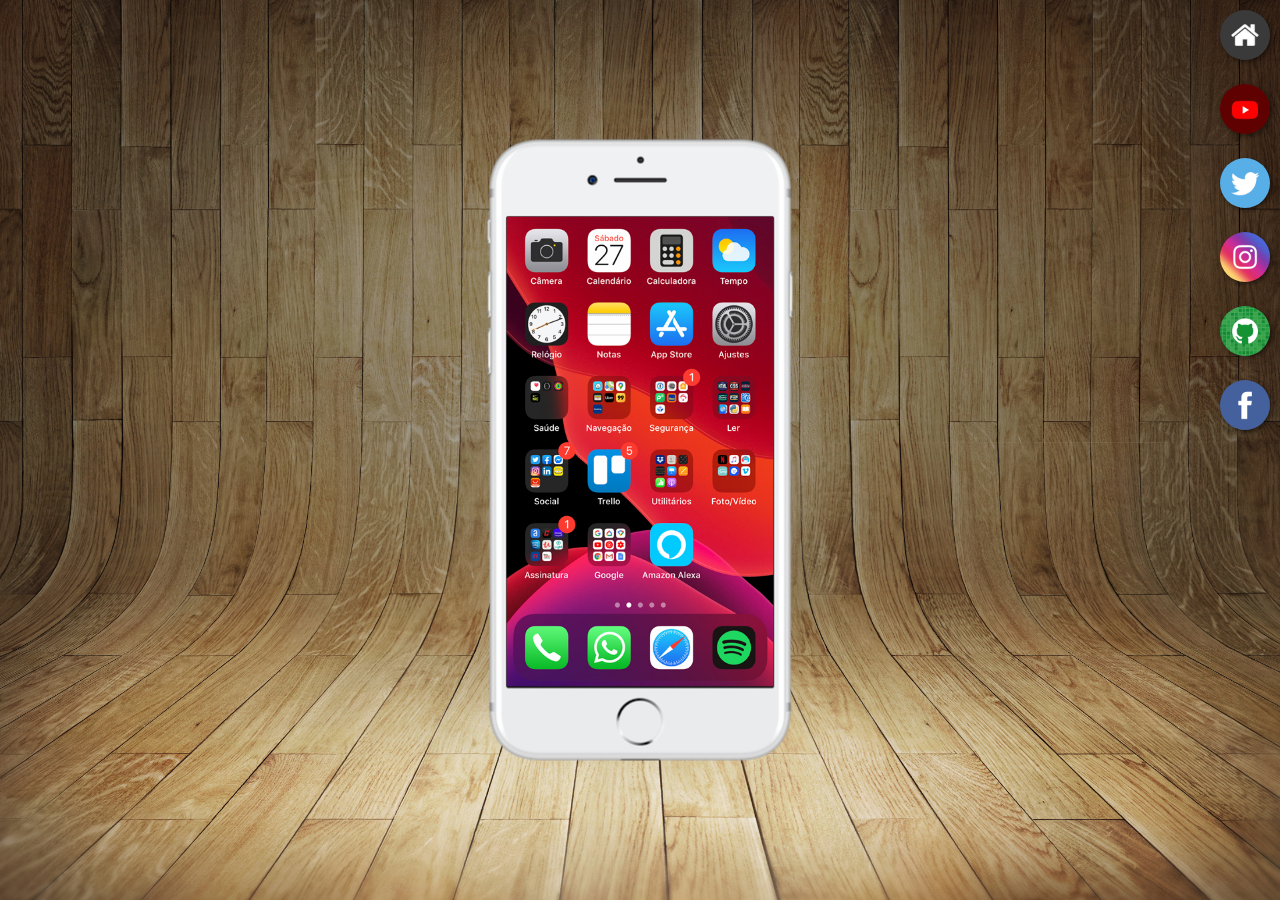
<file: index.html>
<!DOCTYPE html>
<html lang="pt-br">
<head>
    <meta charset="UTF-8">
    <meta http-equiv="X-UA-Compatible" content="IE=edge">
    <meta name="viewport" content="width=device-width, initial-scale=1.0">
    <title>Projeto Redes Sociais</title>
    <link rel="stylesheet" href="estilos/style.css">
</head>
<body>
    <main>
        <section id="telefone">
            <iframe src="home.html" frameborder="0" name="tela" id="tela"></iframe>
        </section>

        <section id="social">
            <a href="home.html" target="tela"><img src="imagens/logo-home.jpg" alt="logo-home"></a><br>
            <a href="youtube.html" target="tela"><img src="imagens/logo-youtube.jpg" alt="logo-youtube"></a><br>
            <a href="twitter.html" target="tela"><img src="imagens/logo-twitter.jpg" alt="logo-twitter"></a><br>
            <a href="instagram.html" target="tela"><img src="imagens/logo-instagram.jpg" alt="logo-instagram"></a><br>
            <a href="github.html" target="tela"><img src="imagens/logo-github.jpg" alt="logo-github"></a><br>
            <a href="facebook.html" target="tela"><img src="imagens/logo-facebook.jpg" alt="logo-facebook"></a>
        </section>
    </main>
</body>
</html>
</file>
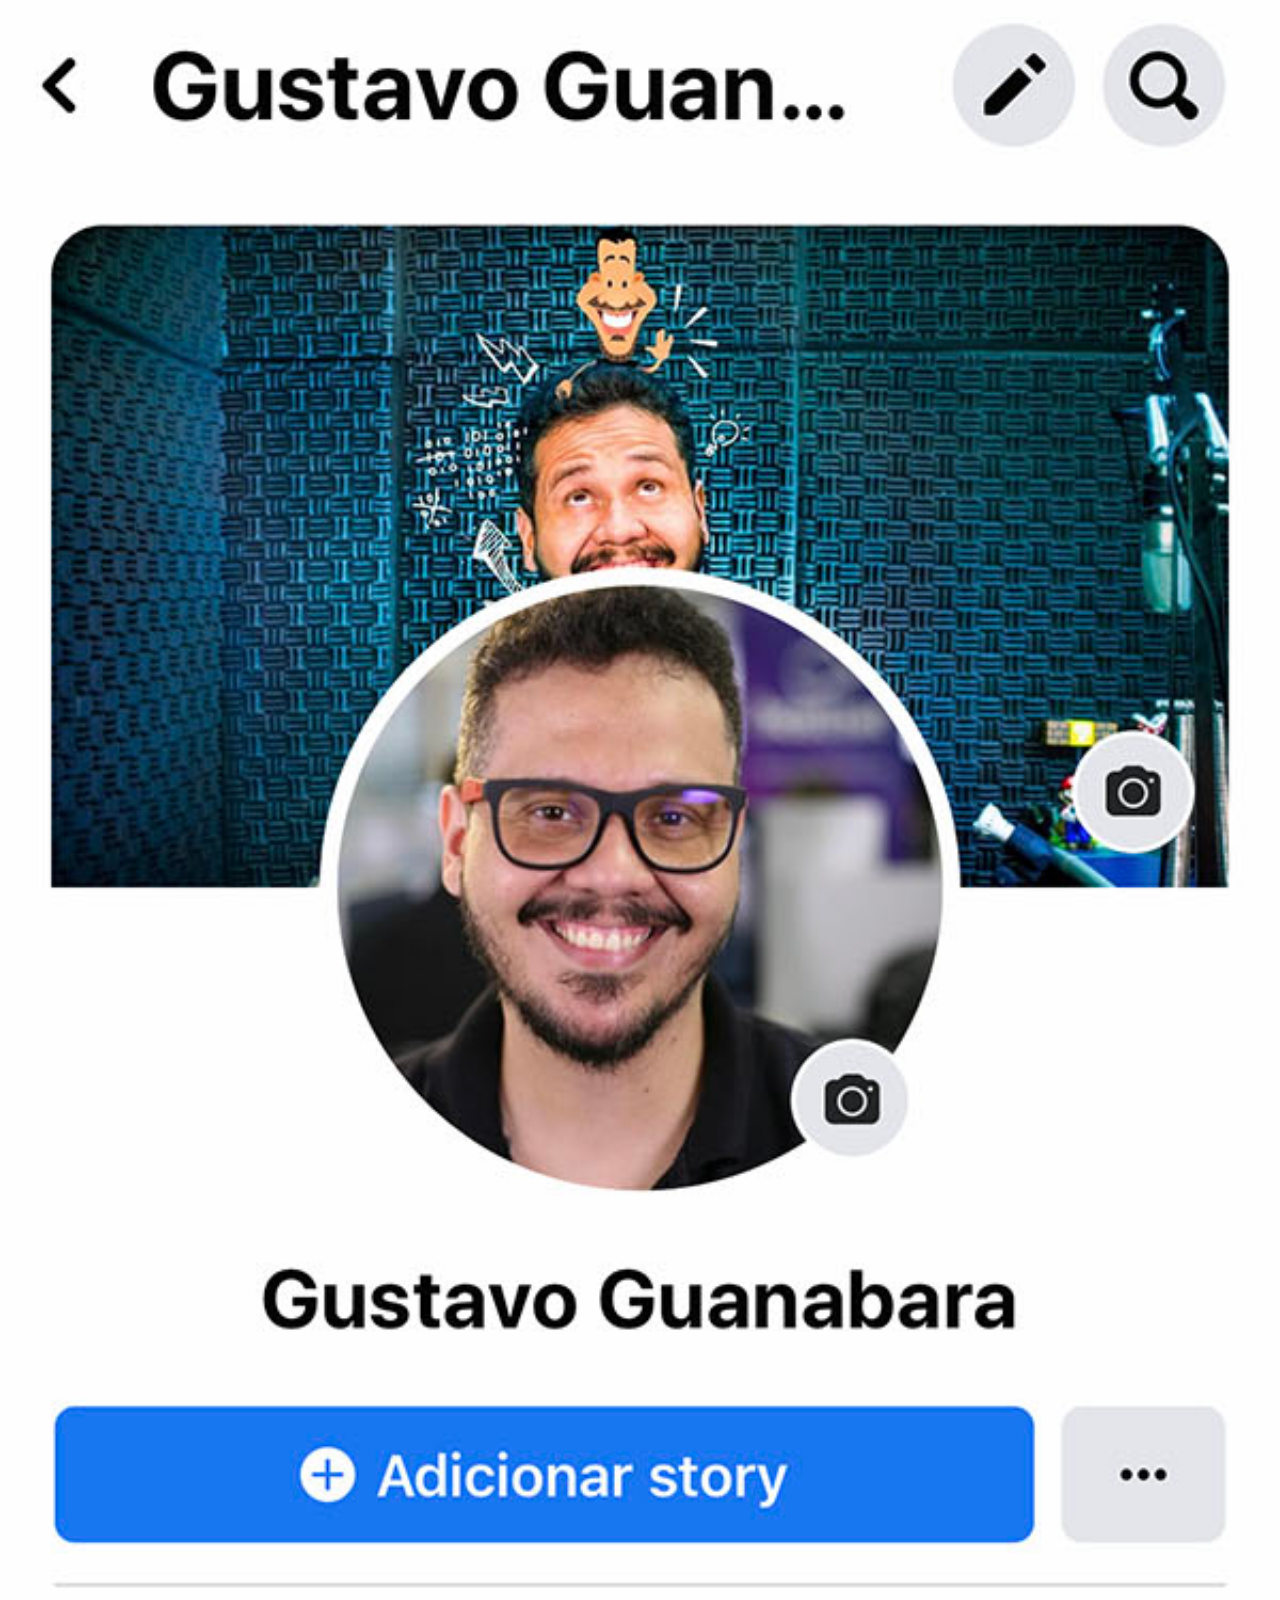
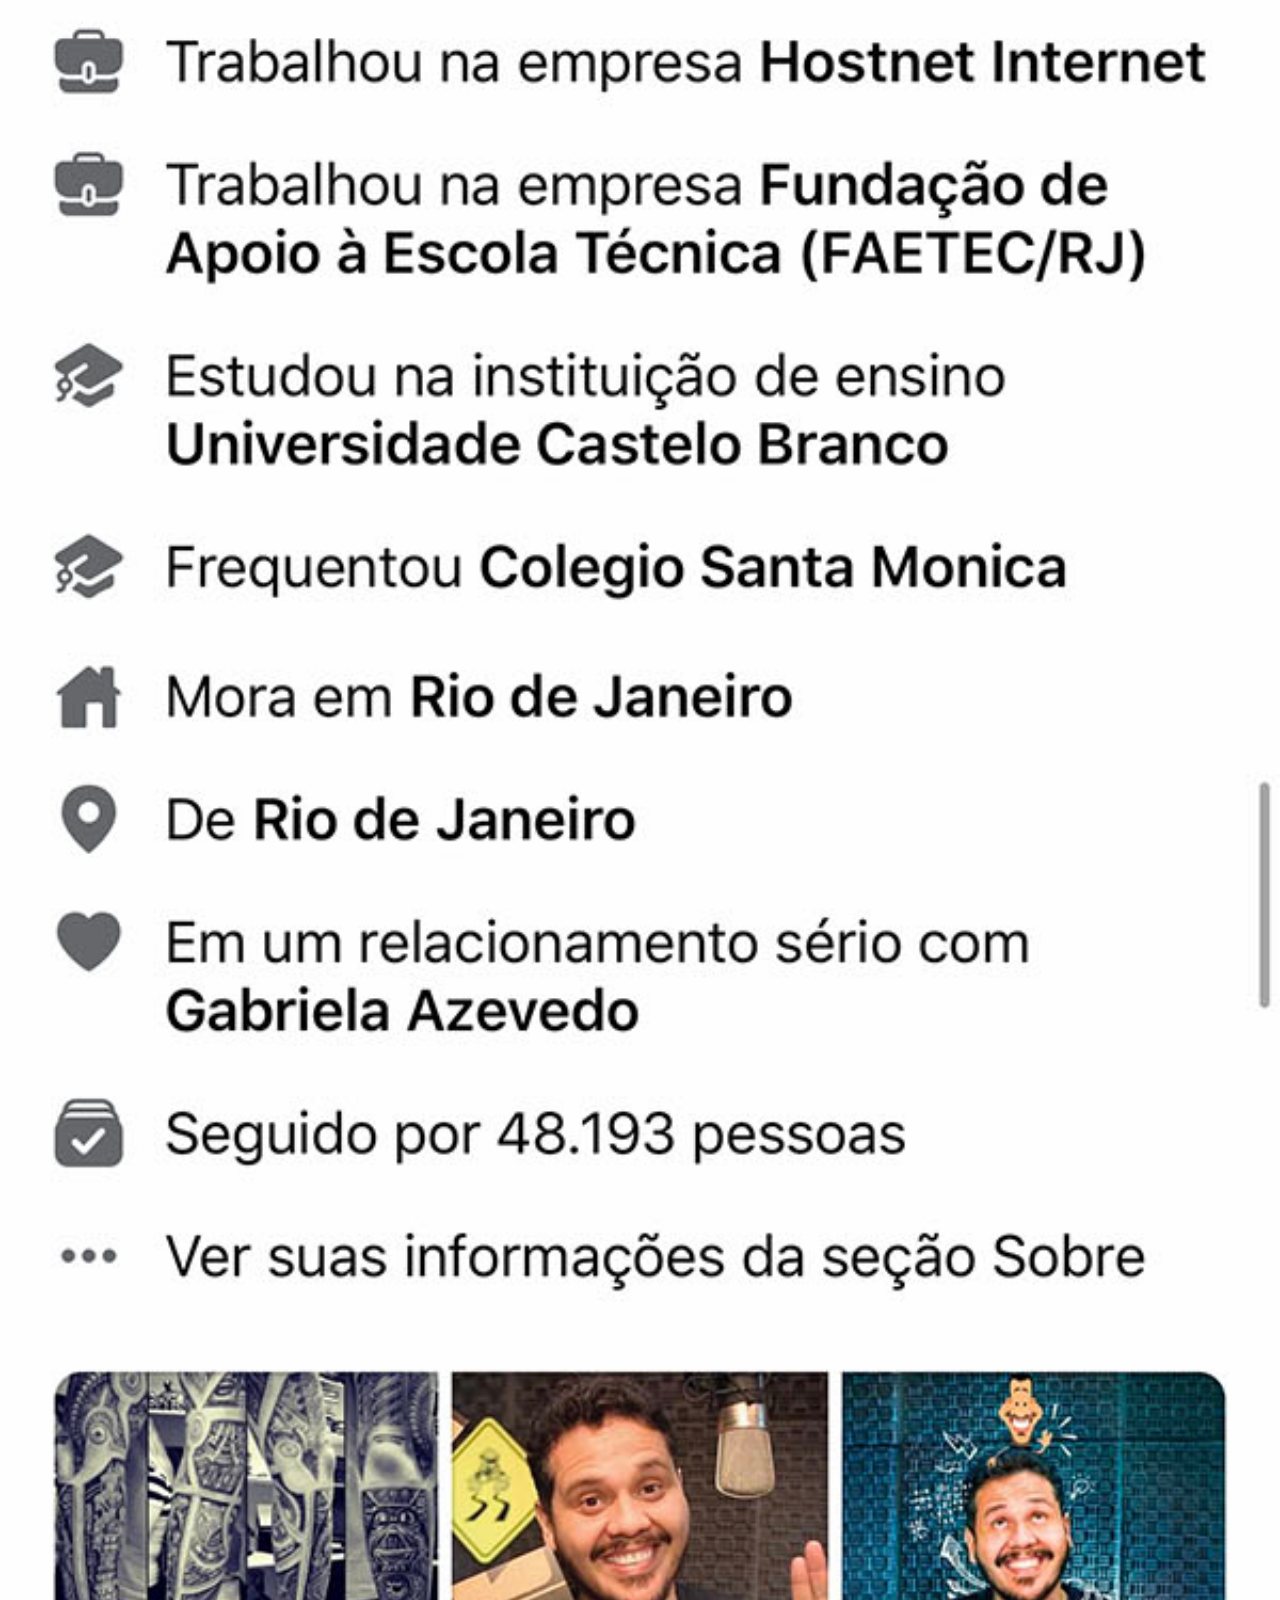
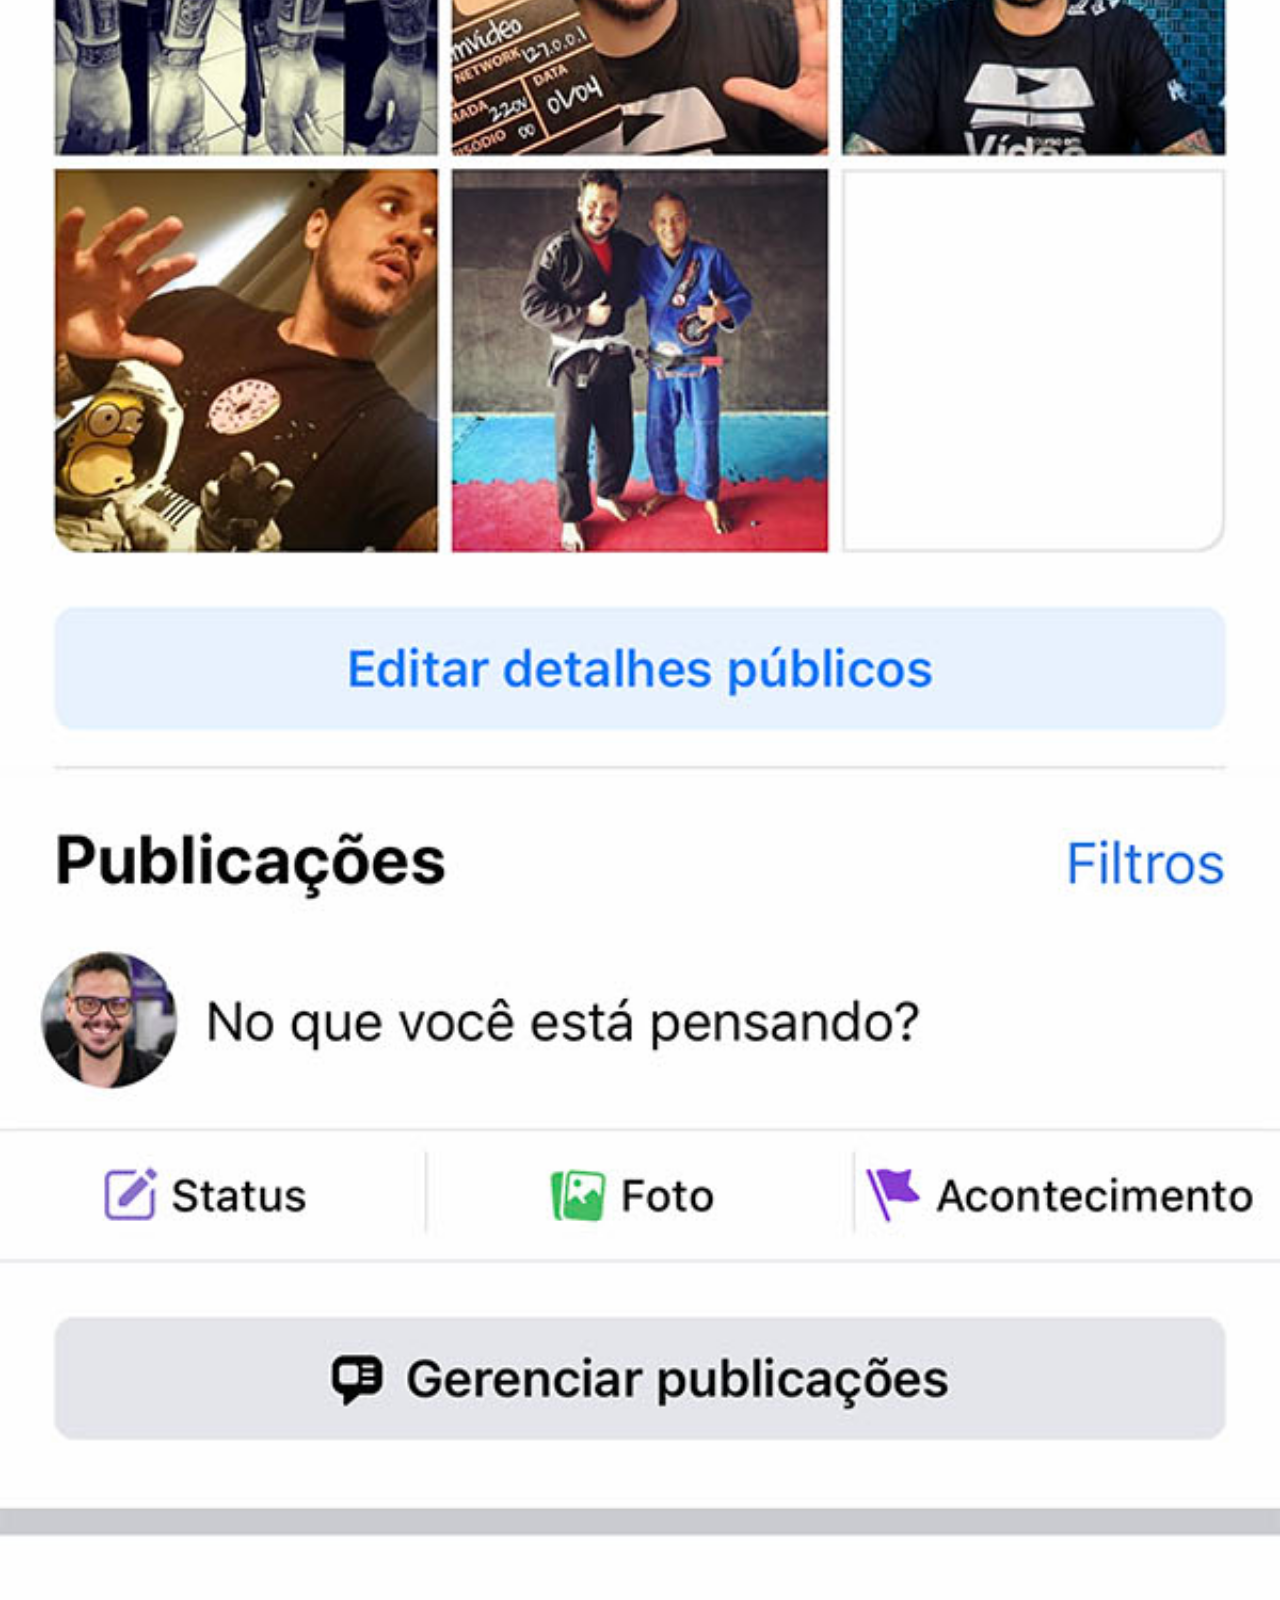
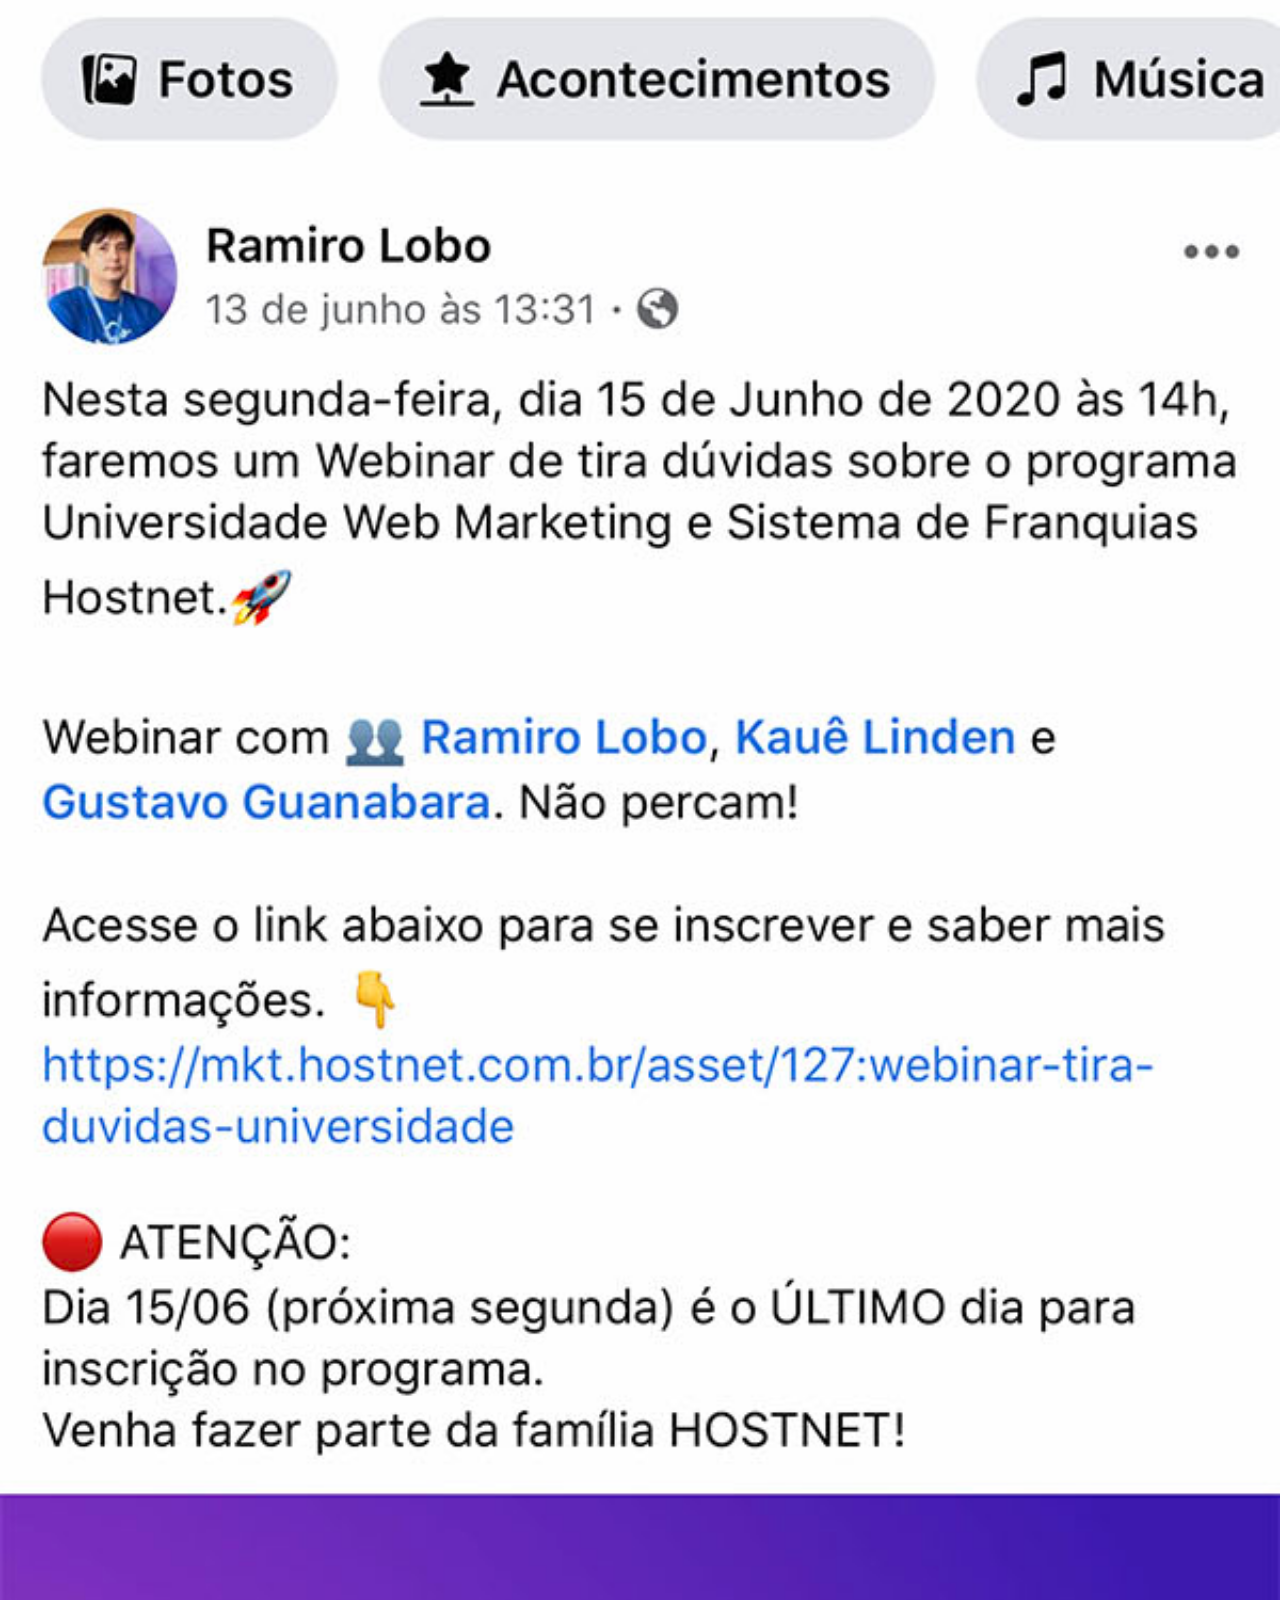
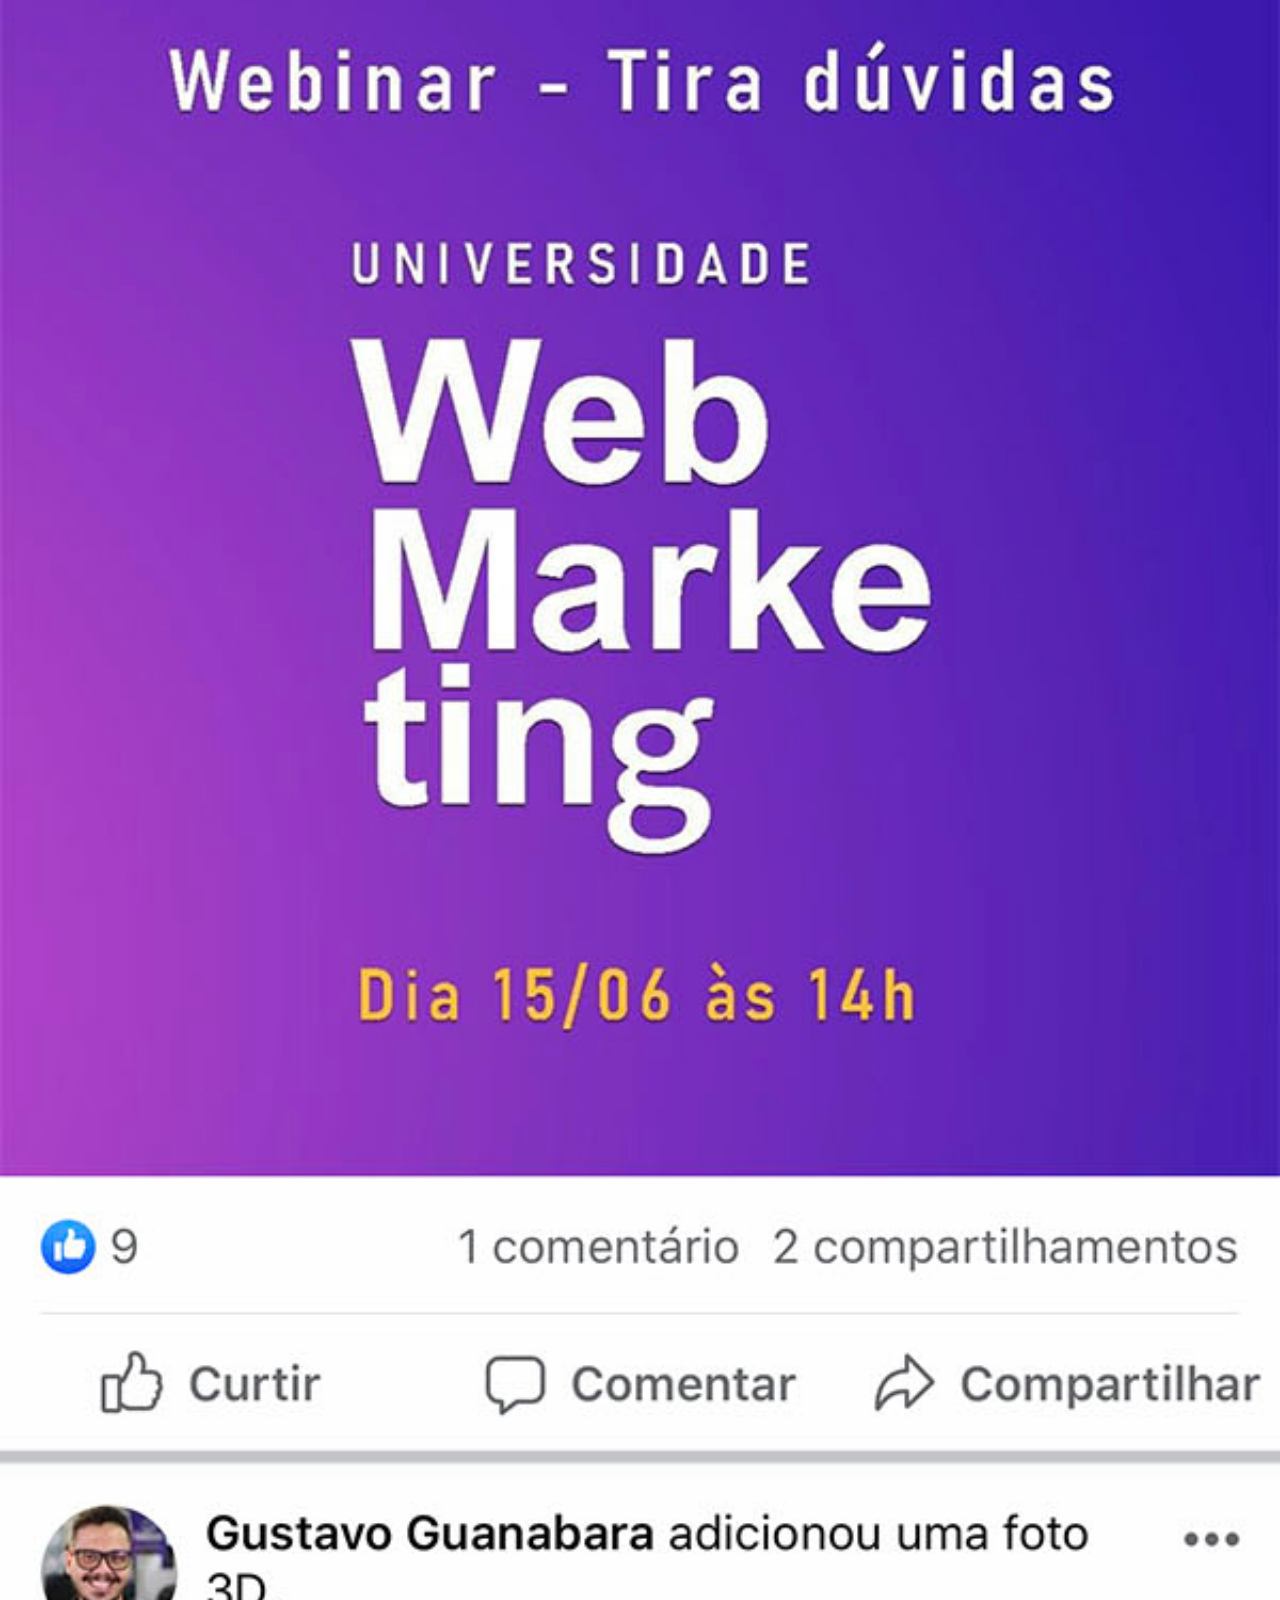
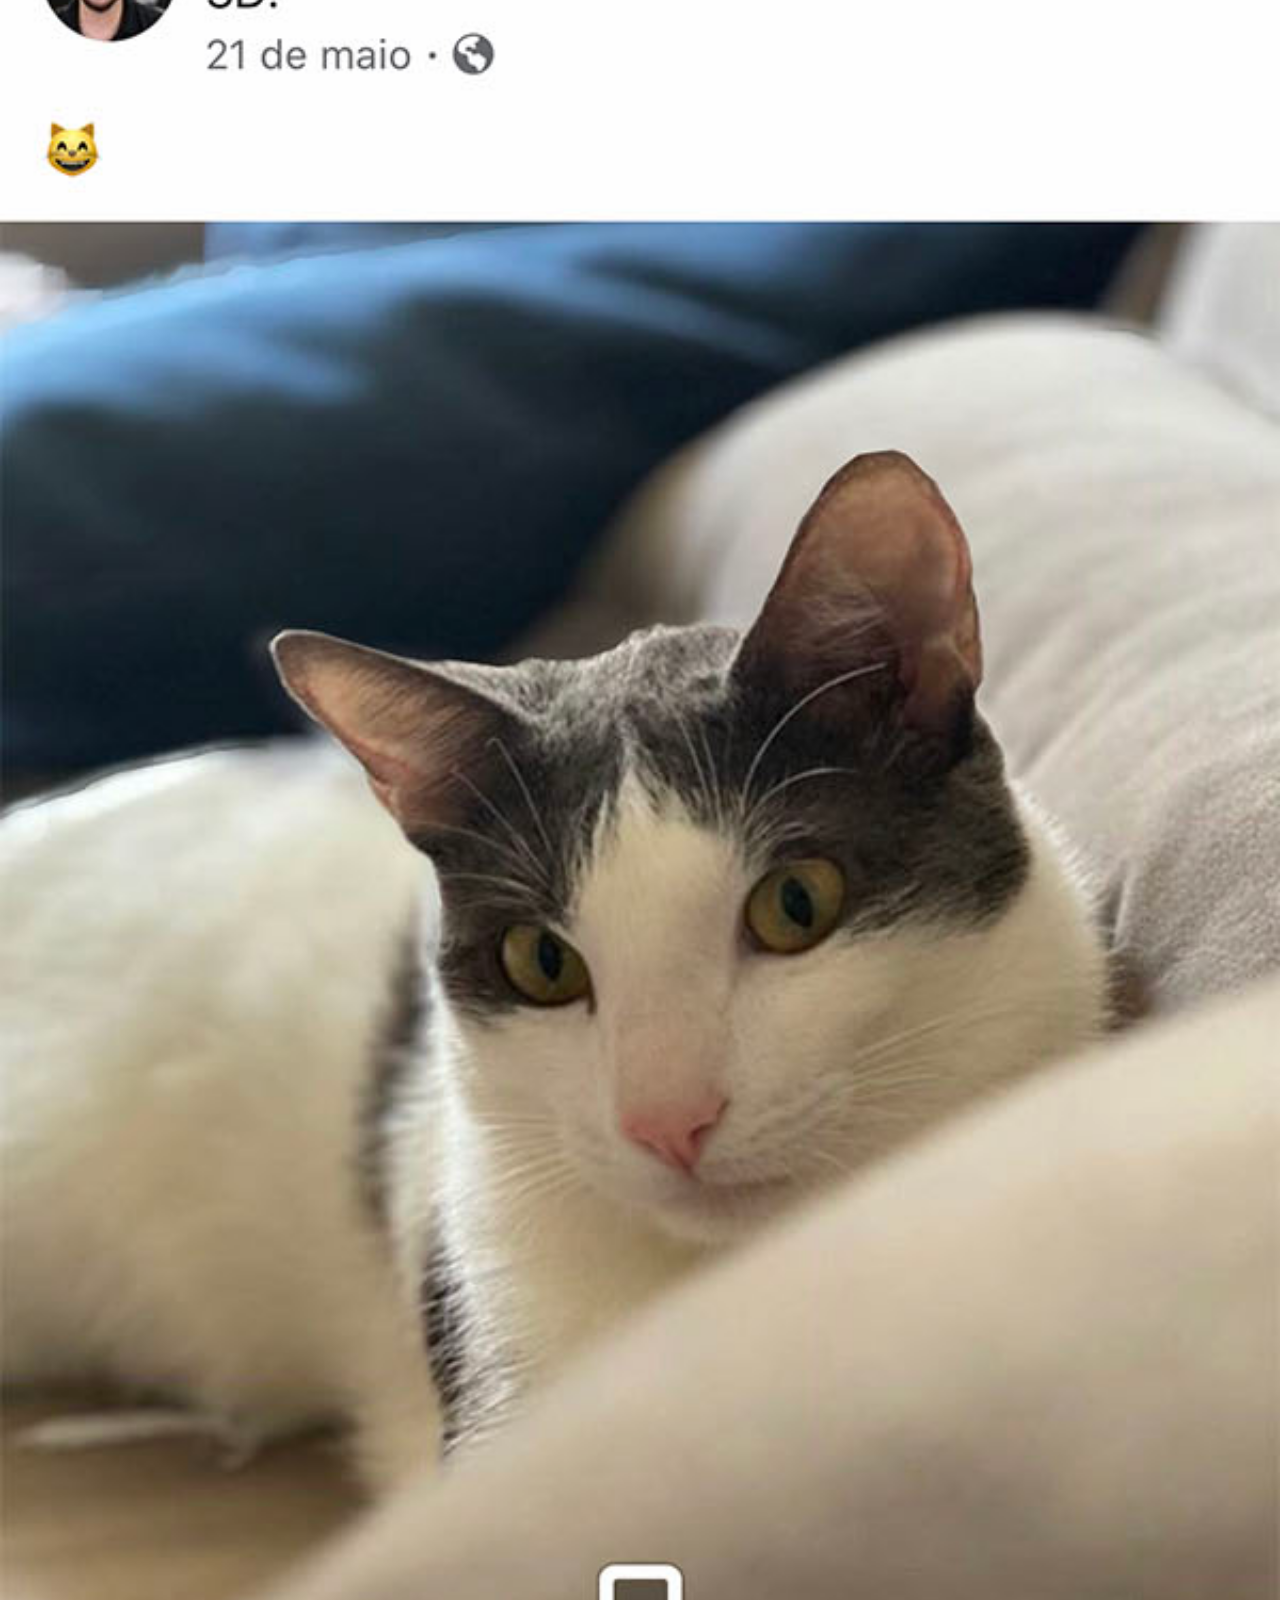
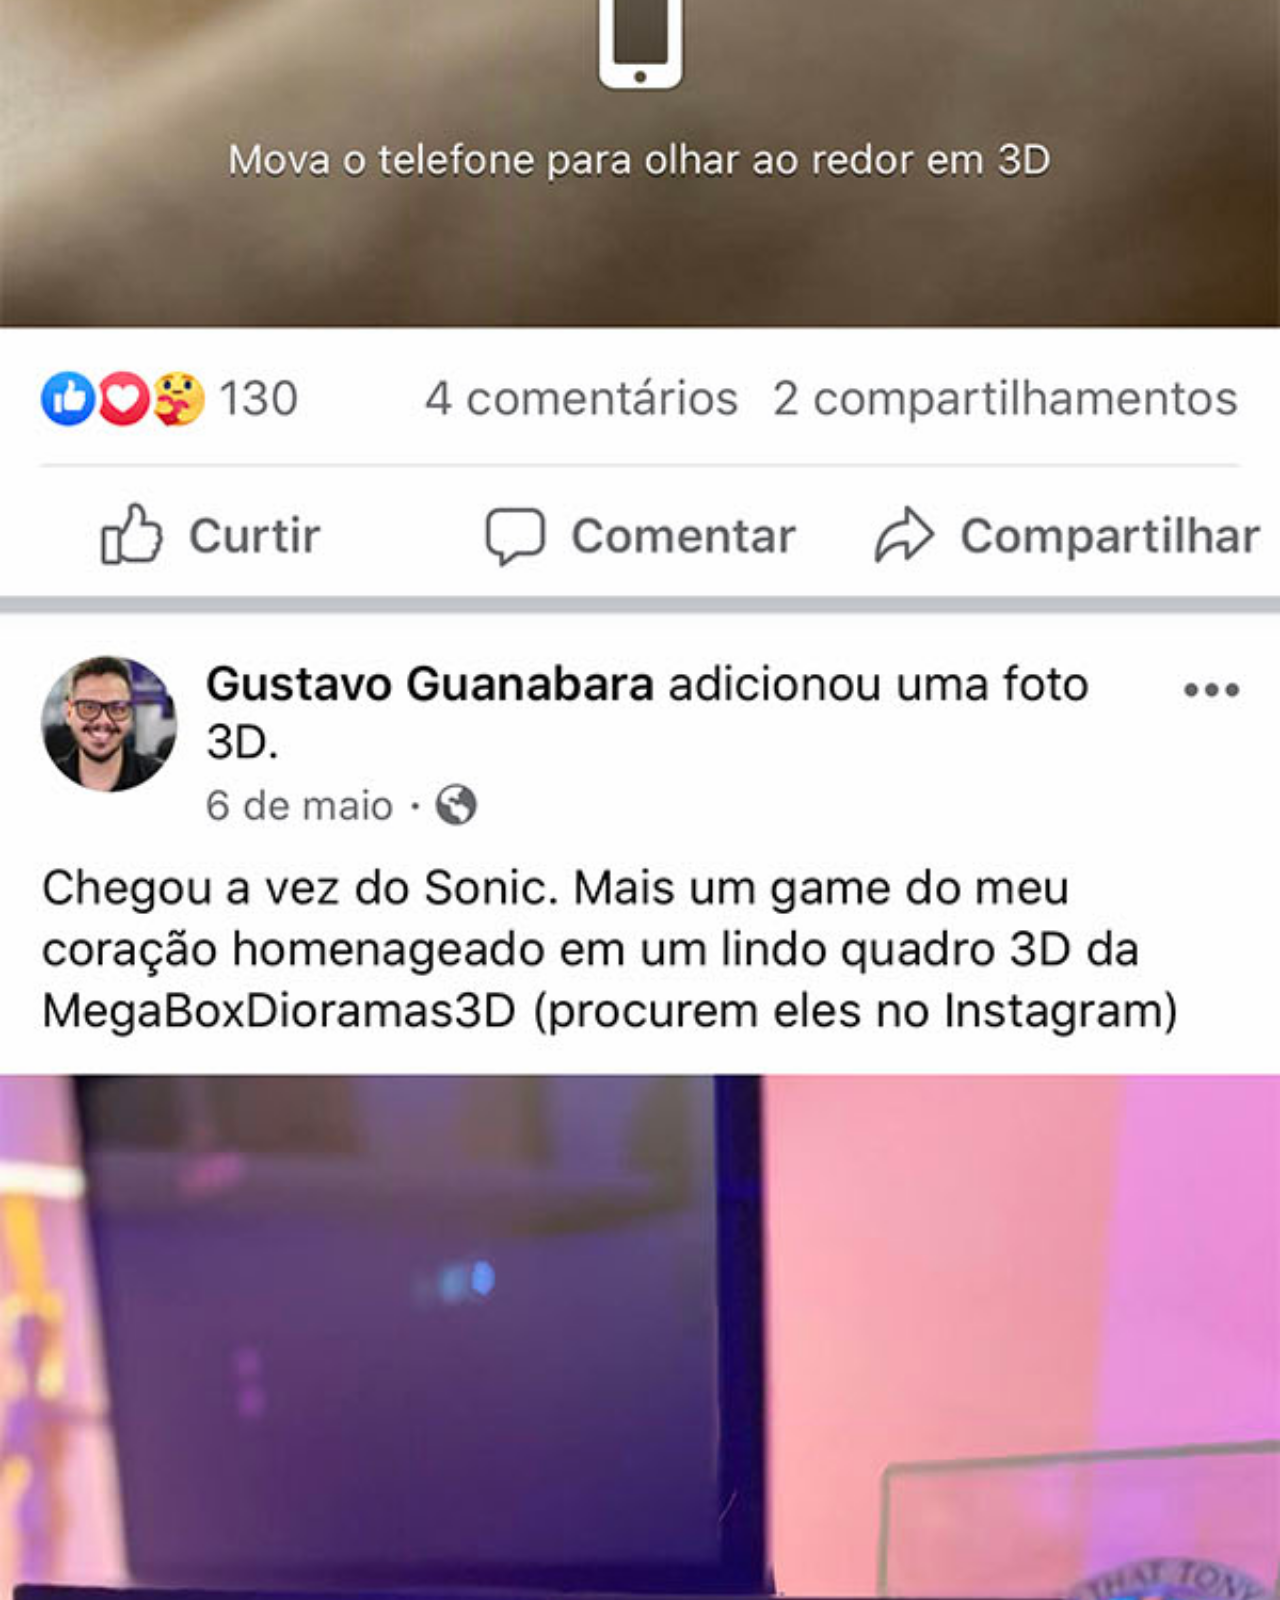
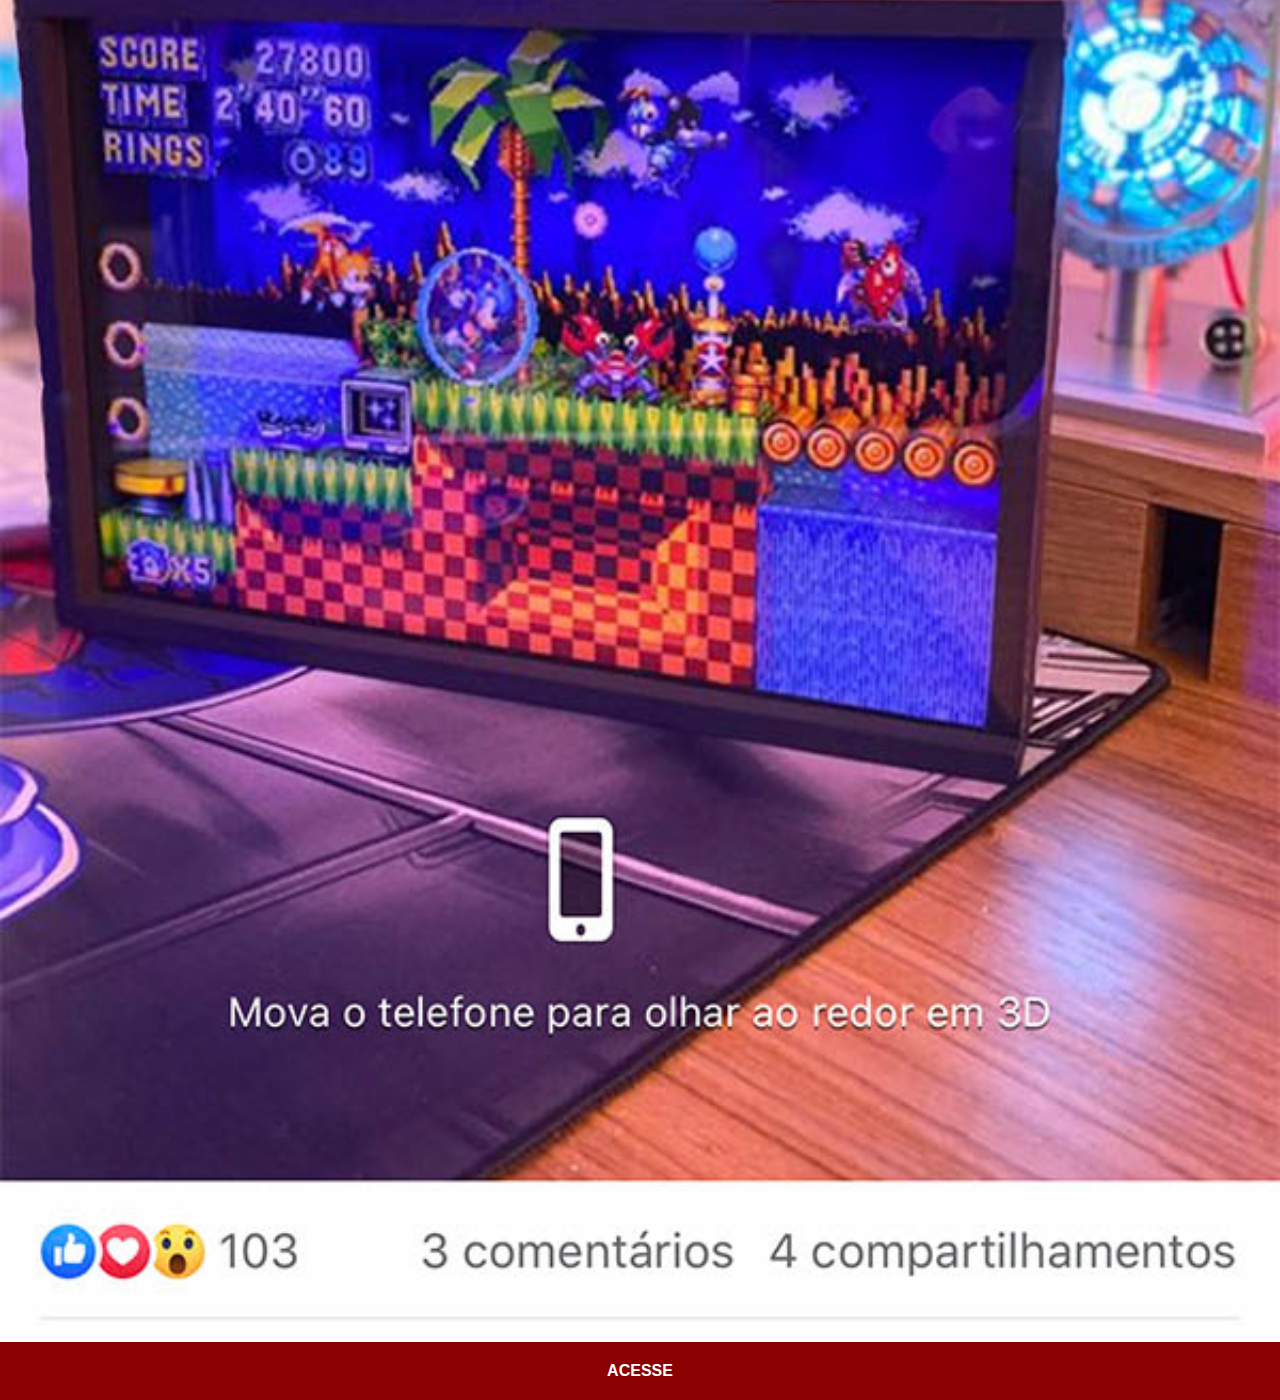
<file: facebook.html>
<!DOCTYPE html>
<html lang="pt-br">
<head>
    <meta charset="UTF-8">
    <meta http-equiv="X-UA-Compatible" content="IE=edge">
    <meta name="viewport" content="width=device-width, initial-scale=1.0">
    <title>Facebook</title>
    <link rel="stylesheet" href="estilos/social.css">
</head>
<body>
    <img src="imagens/tela-facebook.jpg" alt="Twitter">
    <a href="https://pt-br.facebook.com/gustavoguanabara/" target="_blank">ACESSE</a>
</body>
</html>
</file>
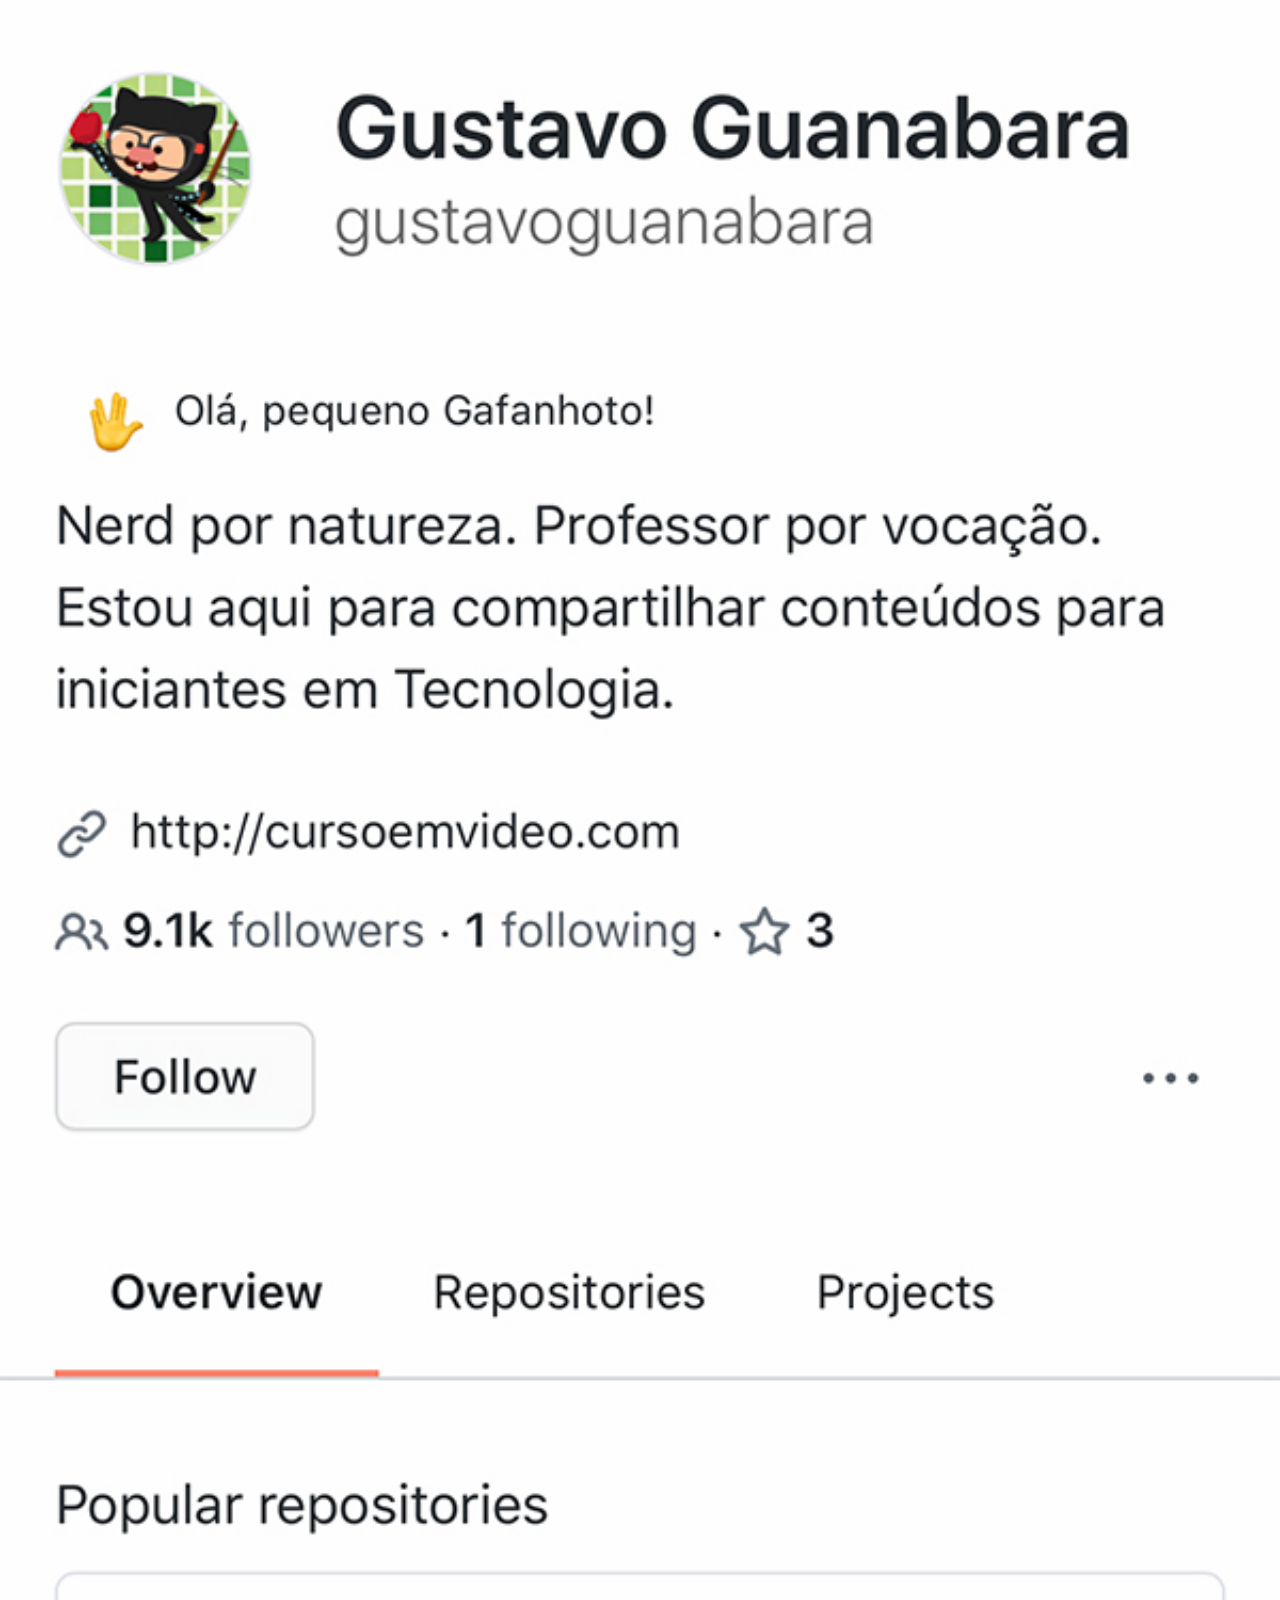
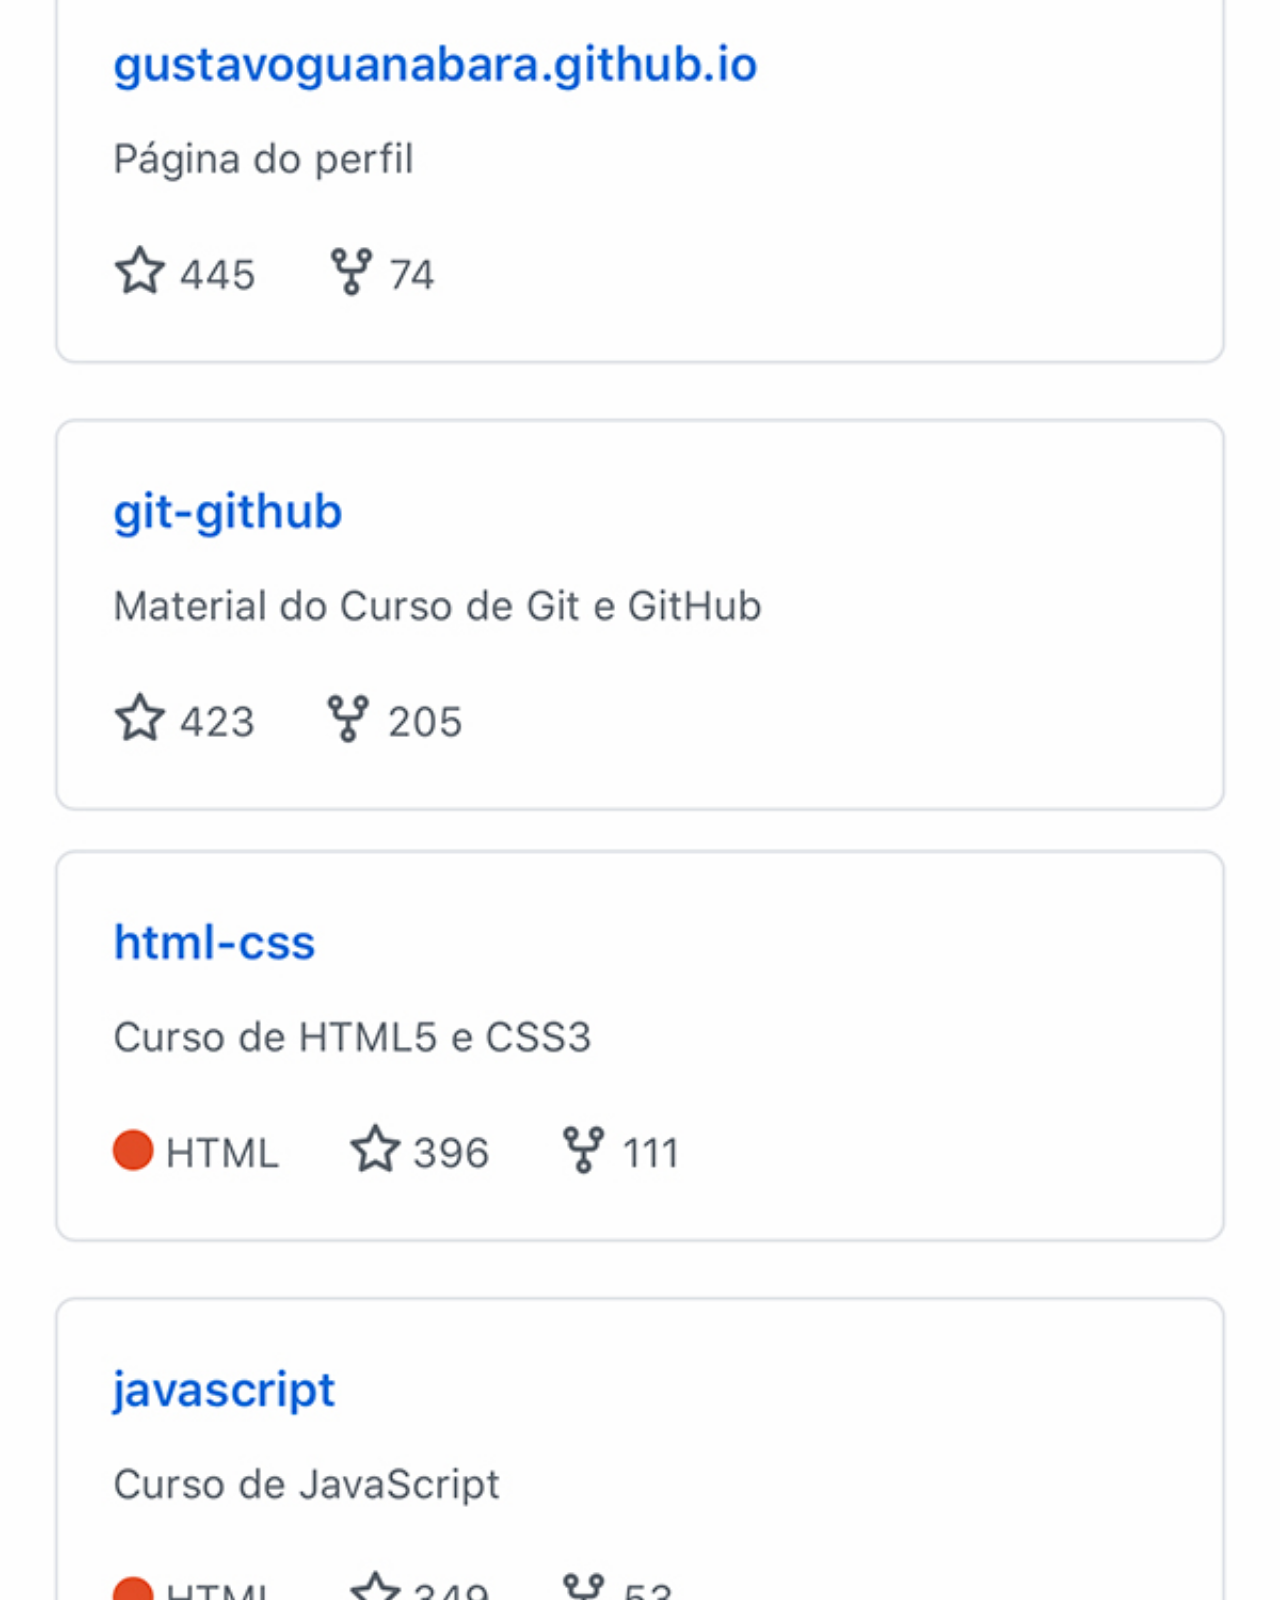
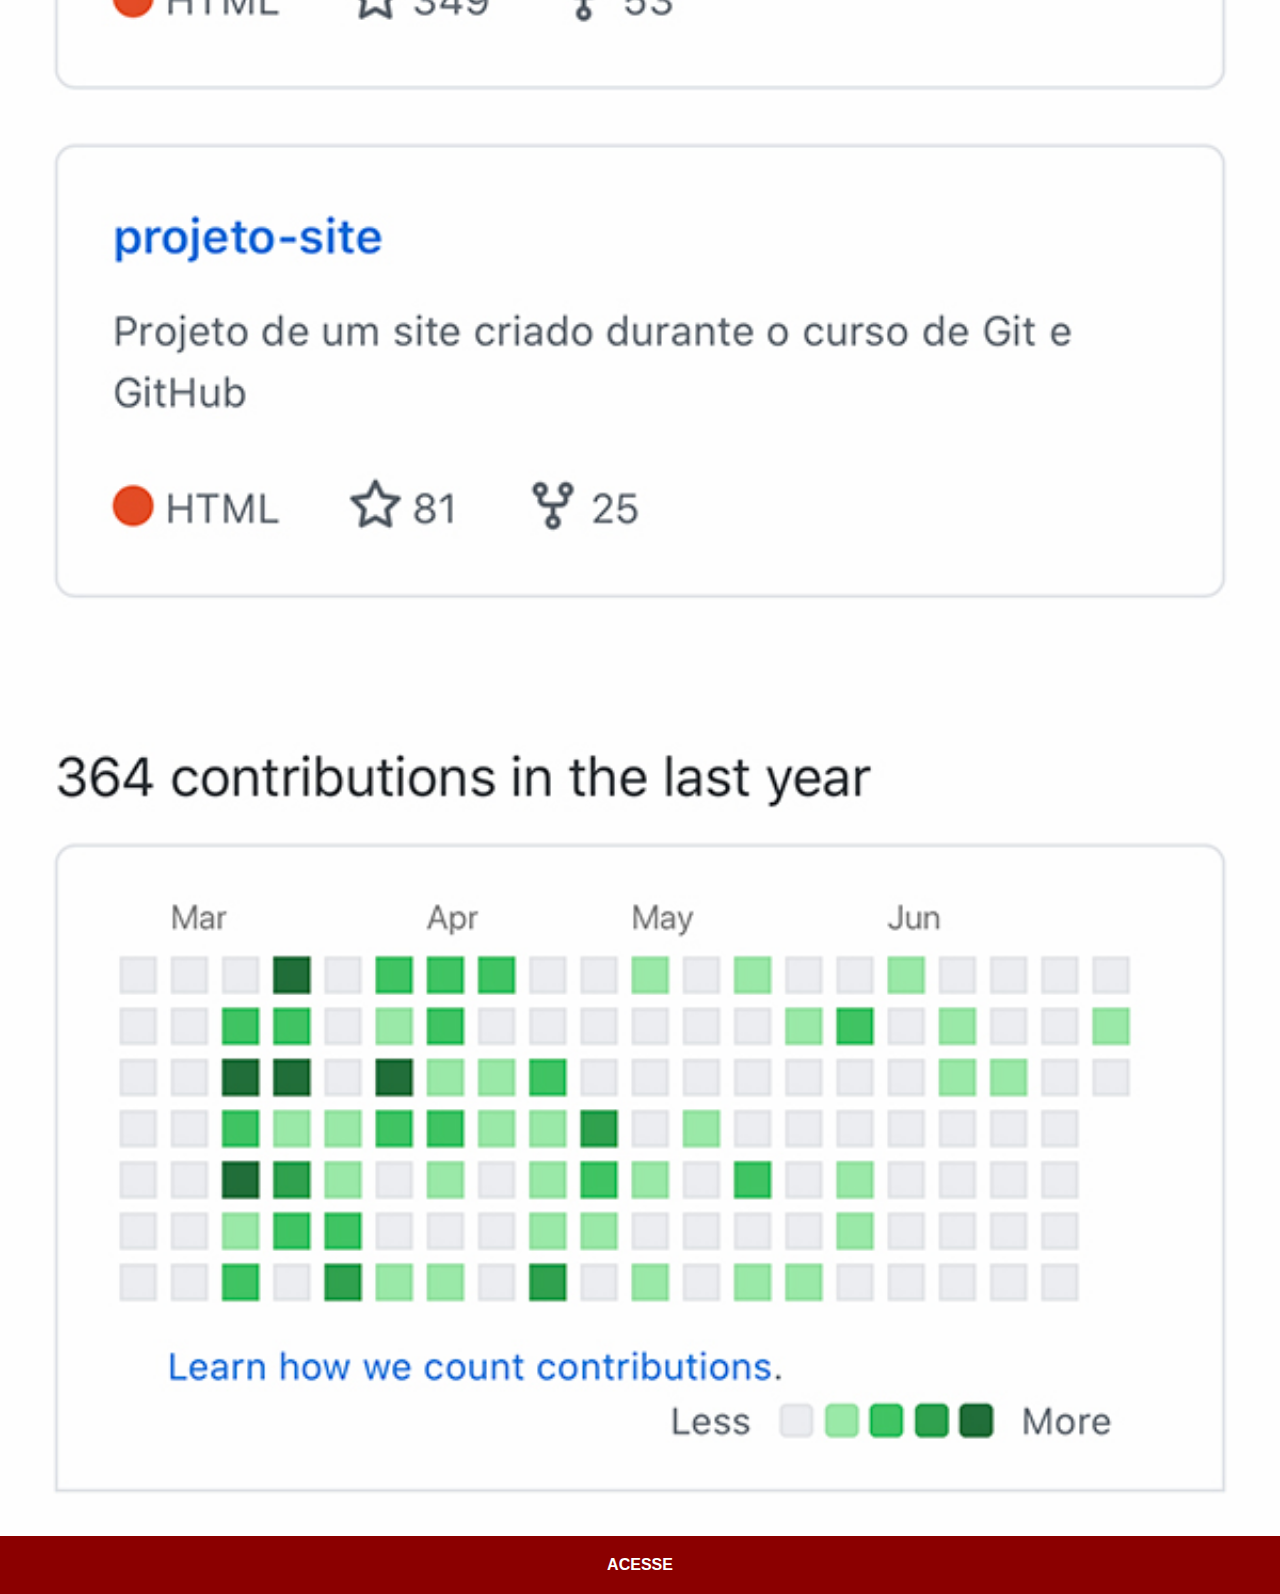
<file: github.html>
<!DOCTYPE html>
<html lang="pt-br">
<head>
    <meta charset="UTF-8">
    <meta http-equiv="X-UA-Compatible" content="IE=edge">
    <meta name="viewport" content="width=device-width, initial-scale=1.0">
    <title>GitHub</title>
    <link rel="stylesheet" href="estilos/social.css">
</head>
<body>
    <img src="imagens/tela-github.jpg" alt="Twitter">
    <a href="https://github.com/gustavoguanabara" target="_blank">ACESSE</a>
</body>
</html>
</file>
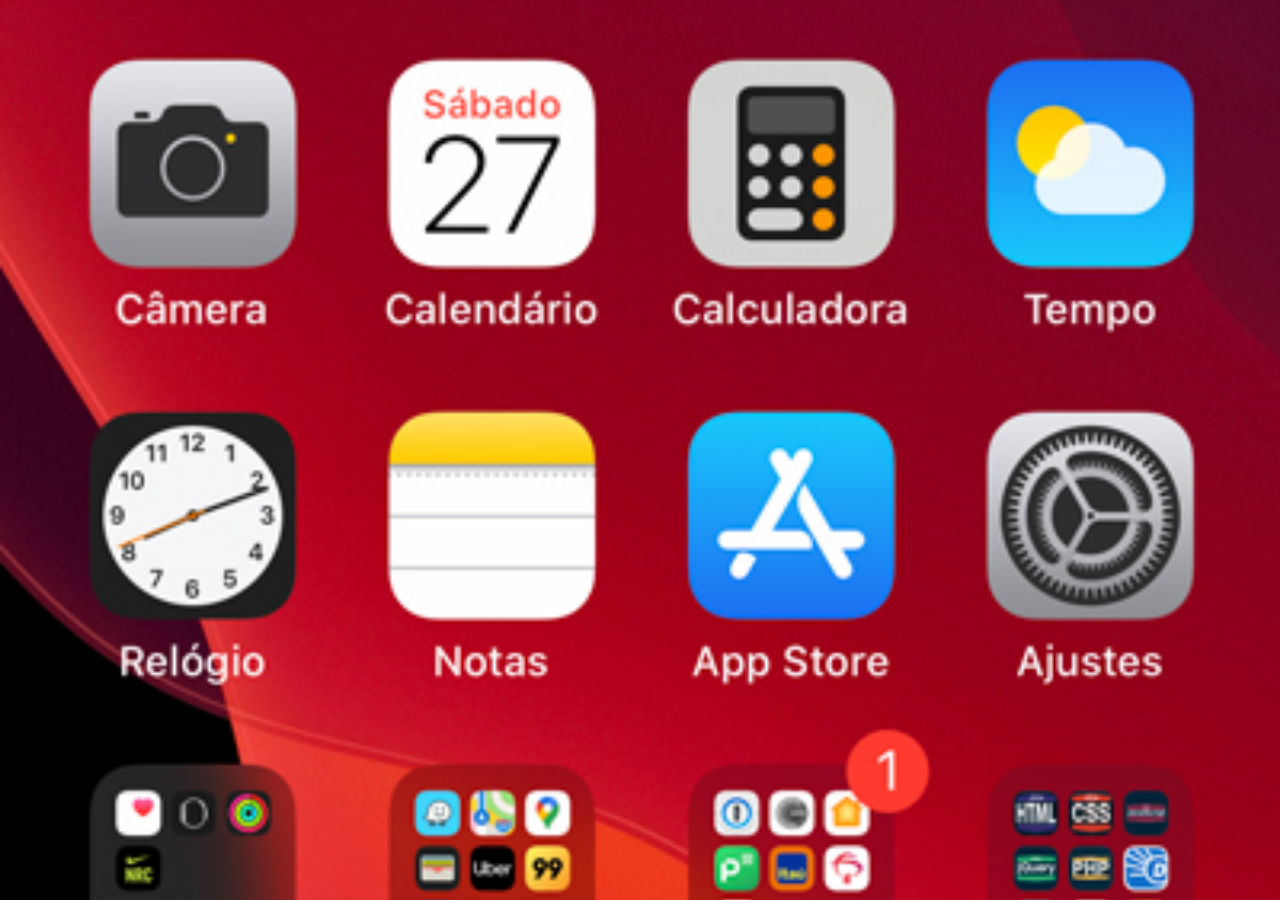
<file: home.html>
<!DOCTYPE html>
<html lang="pt-br">
<head>
    <meta charset="UTF-8">
    <meta http-equiv="X-UA-Compatible" content="IE=edge">
    <meta name="viewport" content="width=device-width, initial-scale=1.0">
    <title>Home</title>
    <style>
        *{
            margin: 0;
            padding: 0;
        }

        body{
            height: 100vh;
            width: 100vw;
            background: black url(imagens/tela-home.jpg);
            background-repeat: no-repeat;
            background-position: top center;
            background-size: cover;
        }
    </style>
</head>
<body>
    
</body>
</html>
</file>
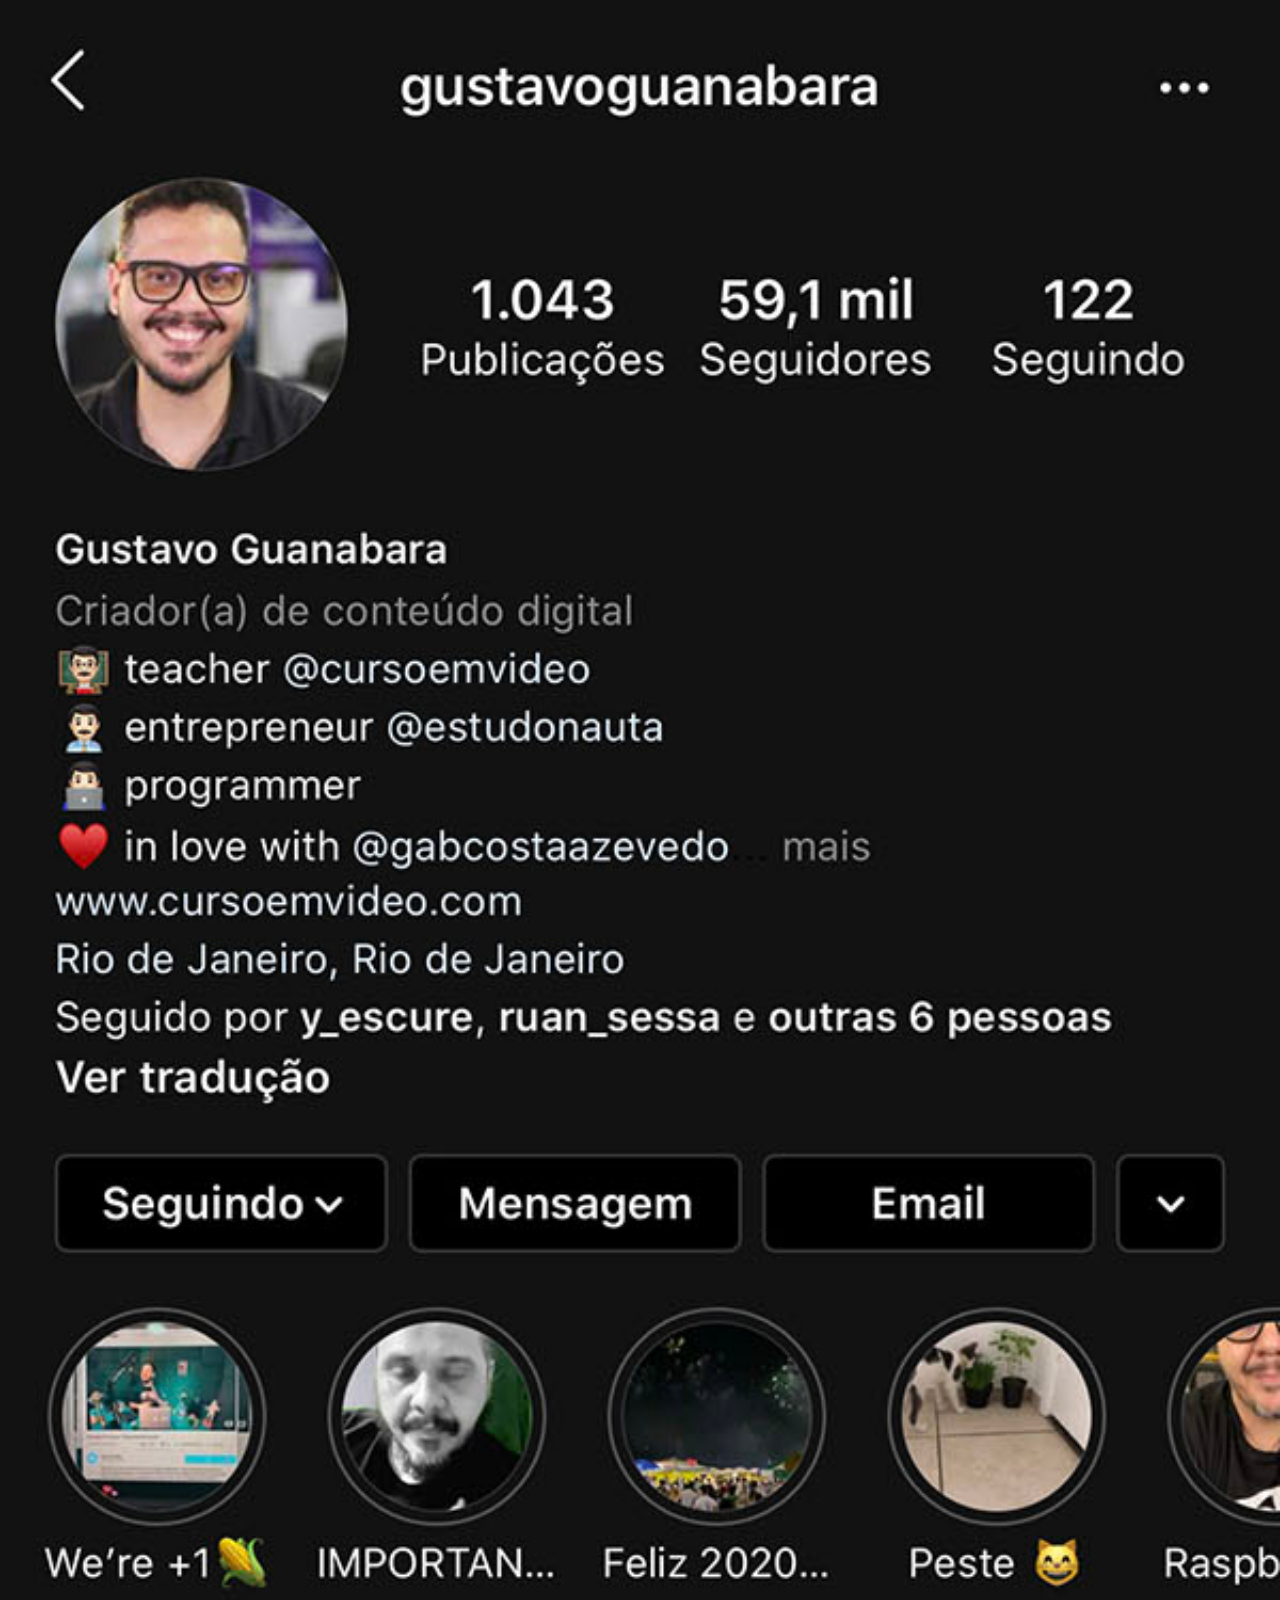
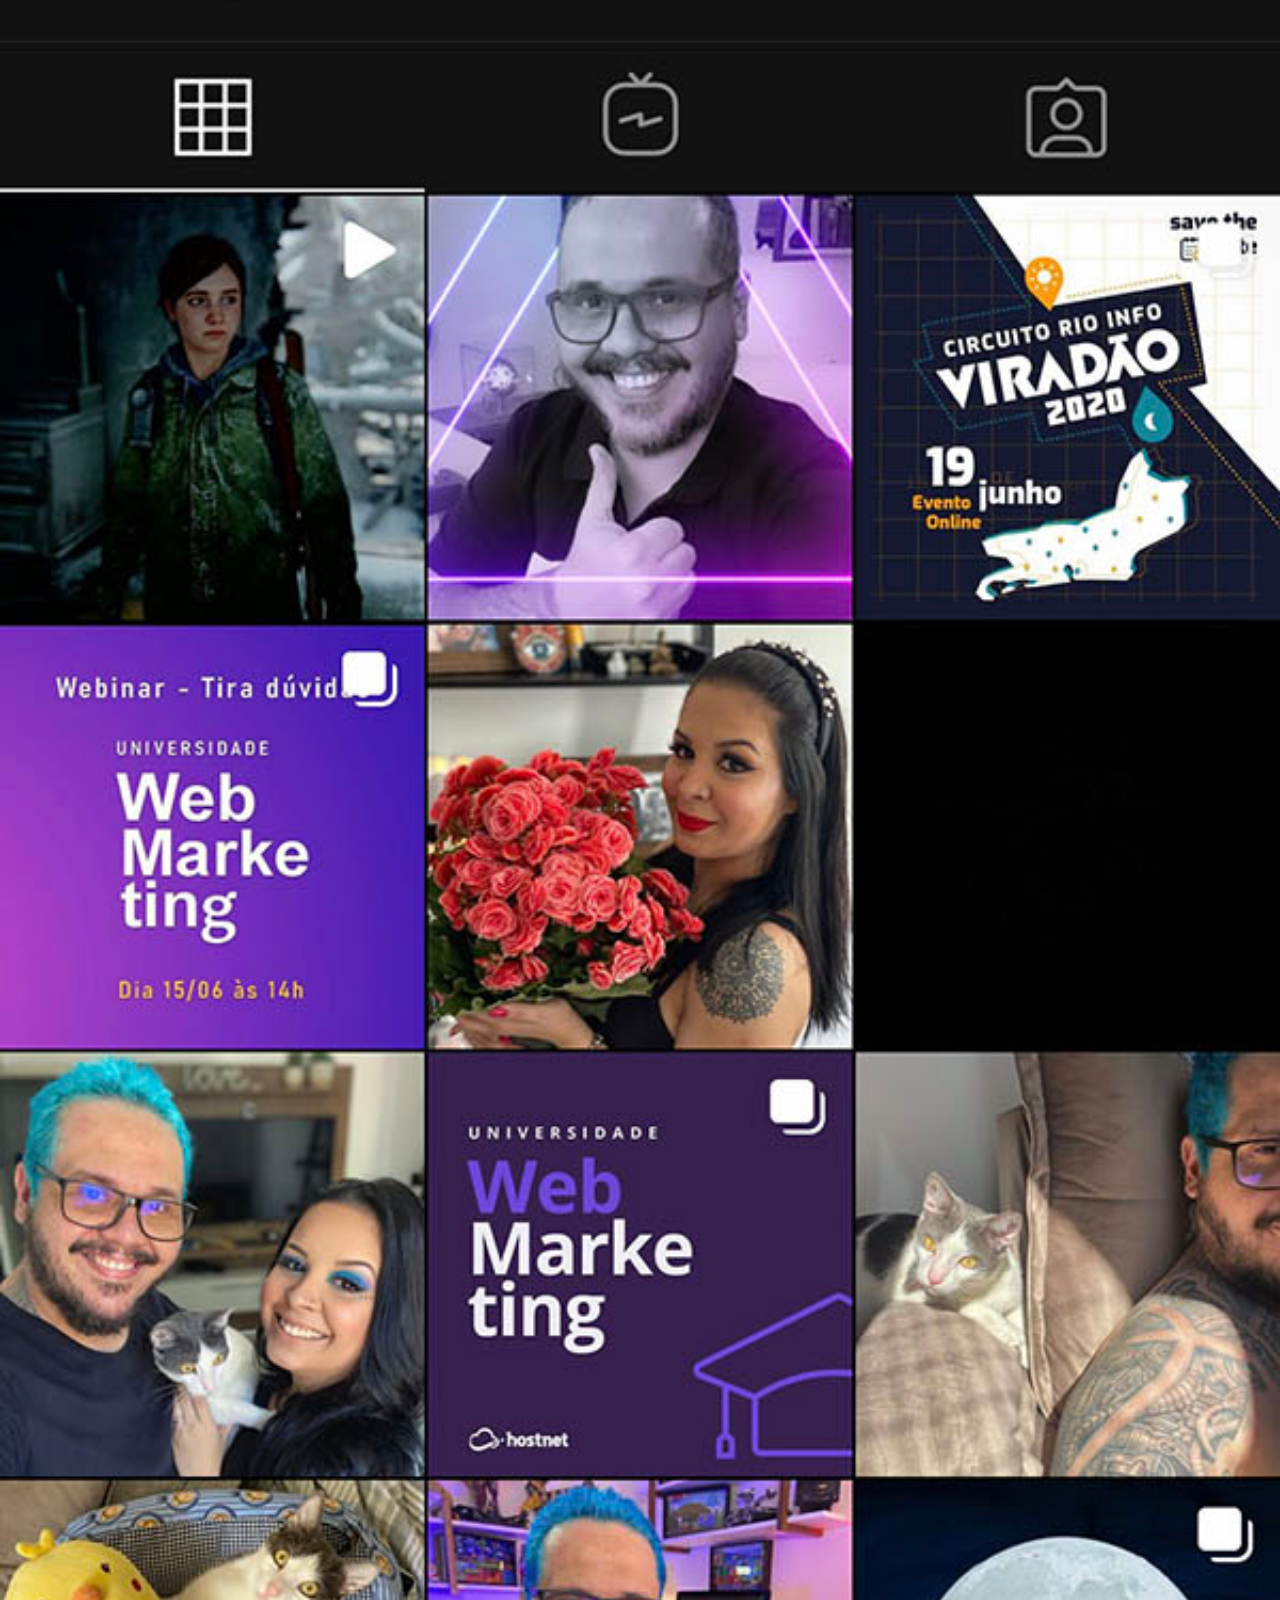
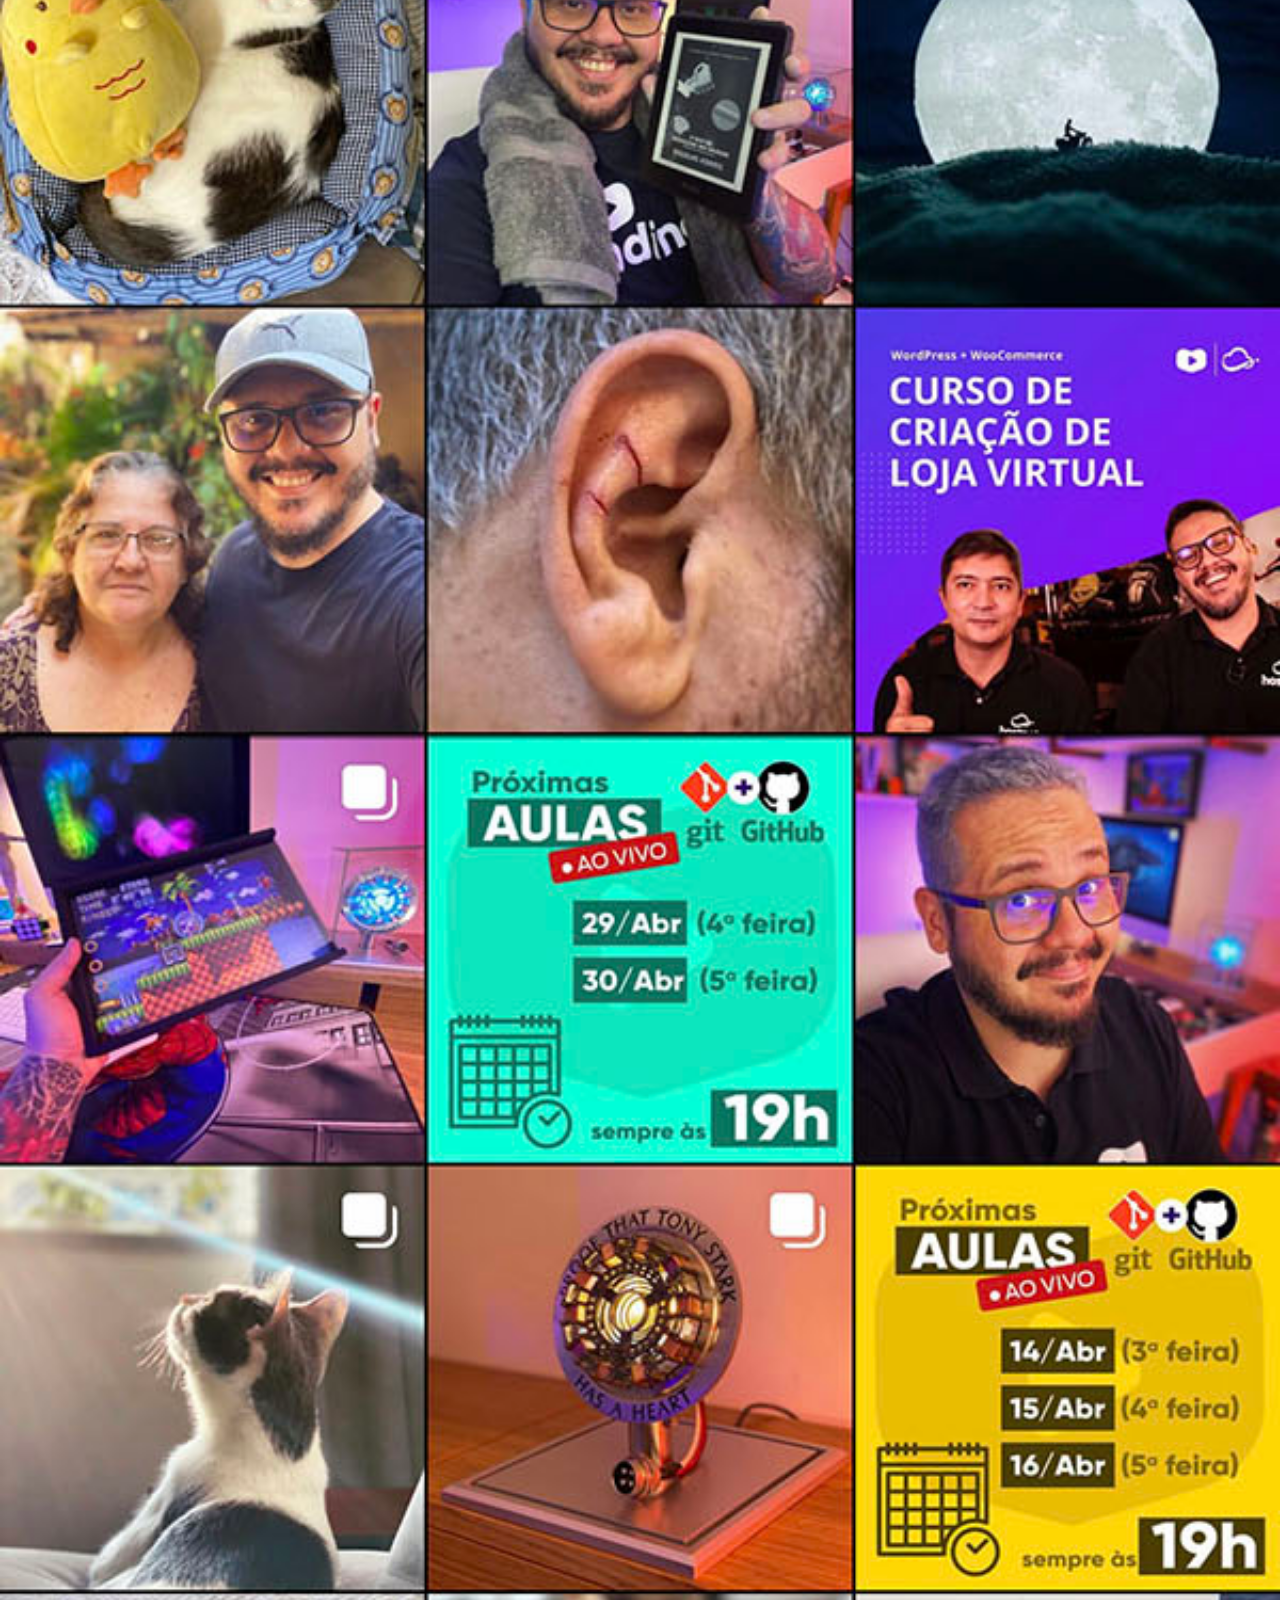
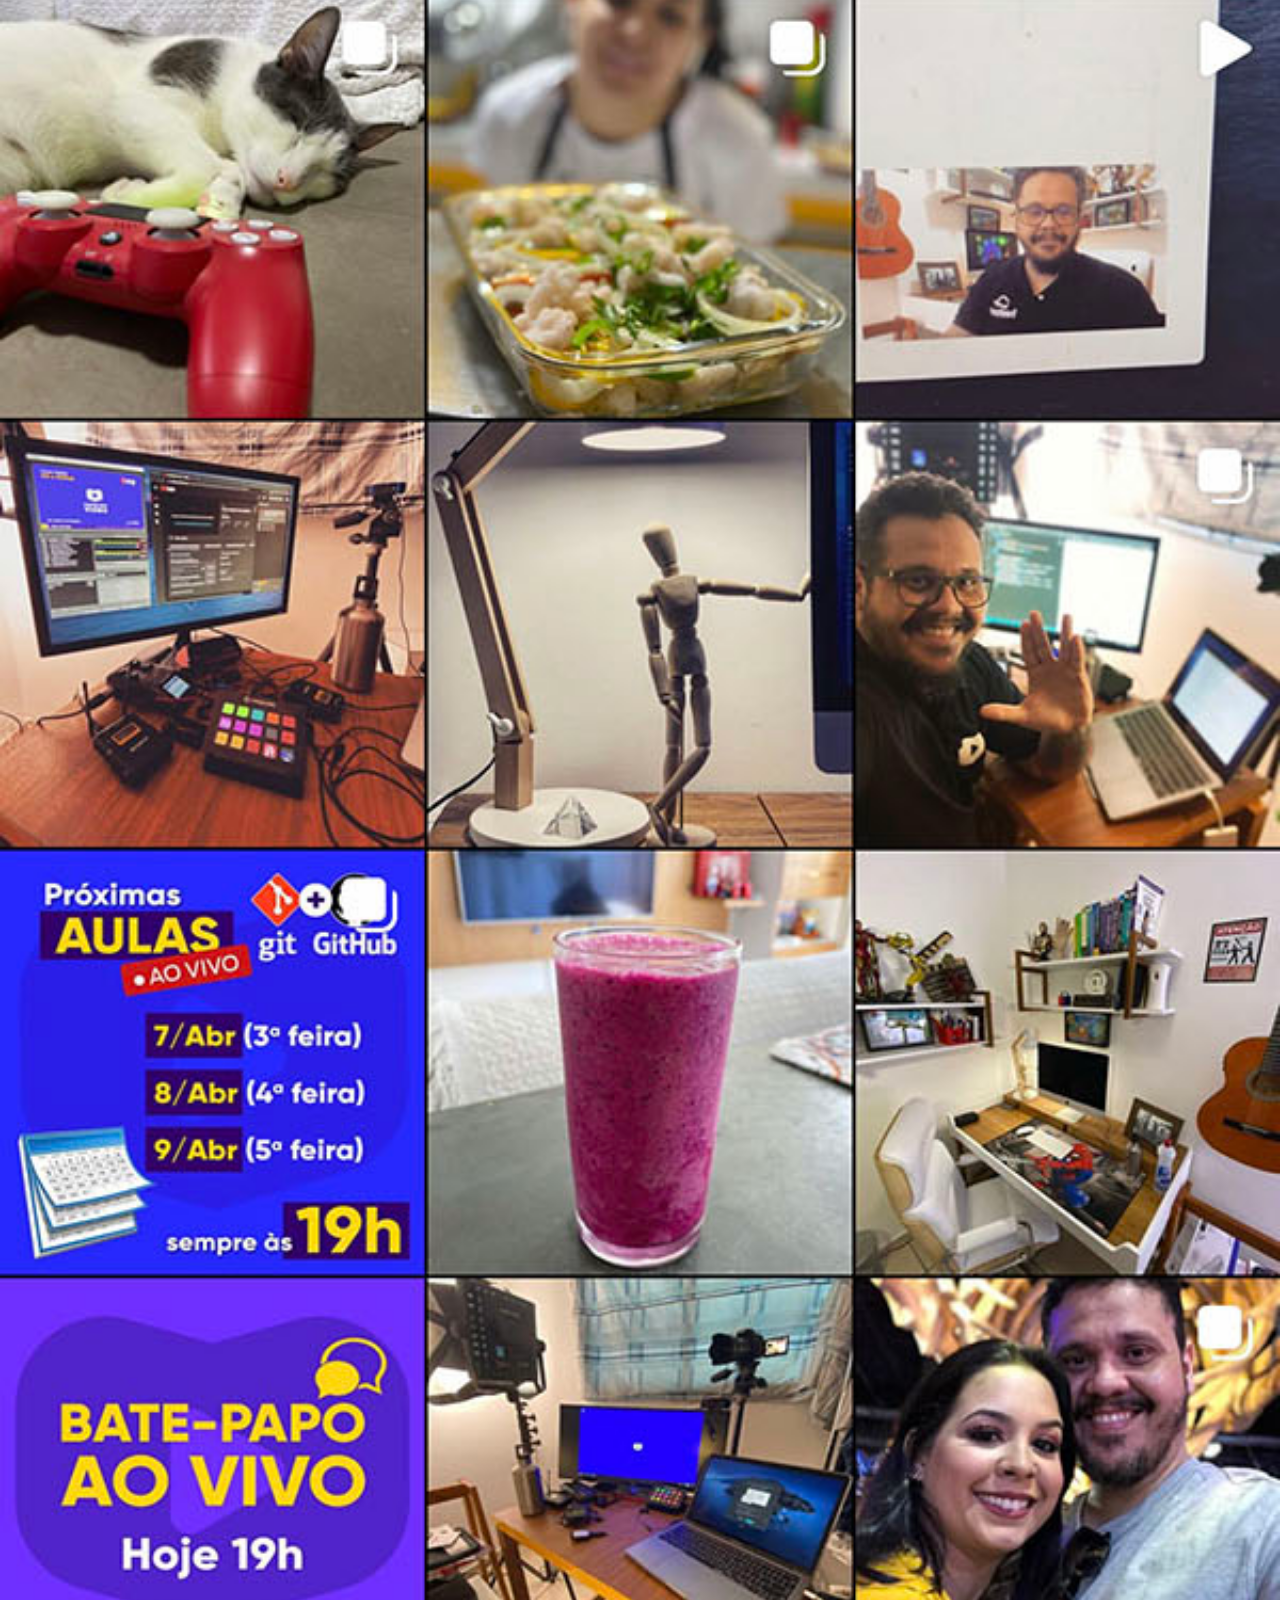
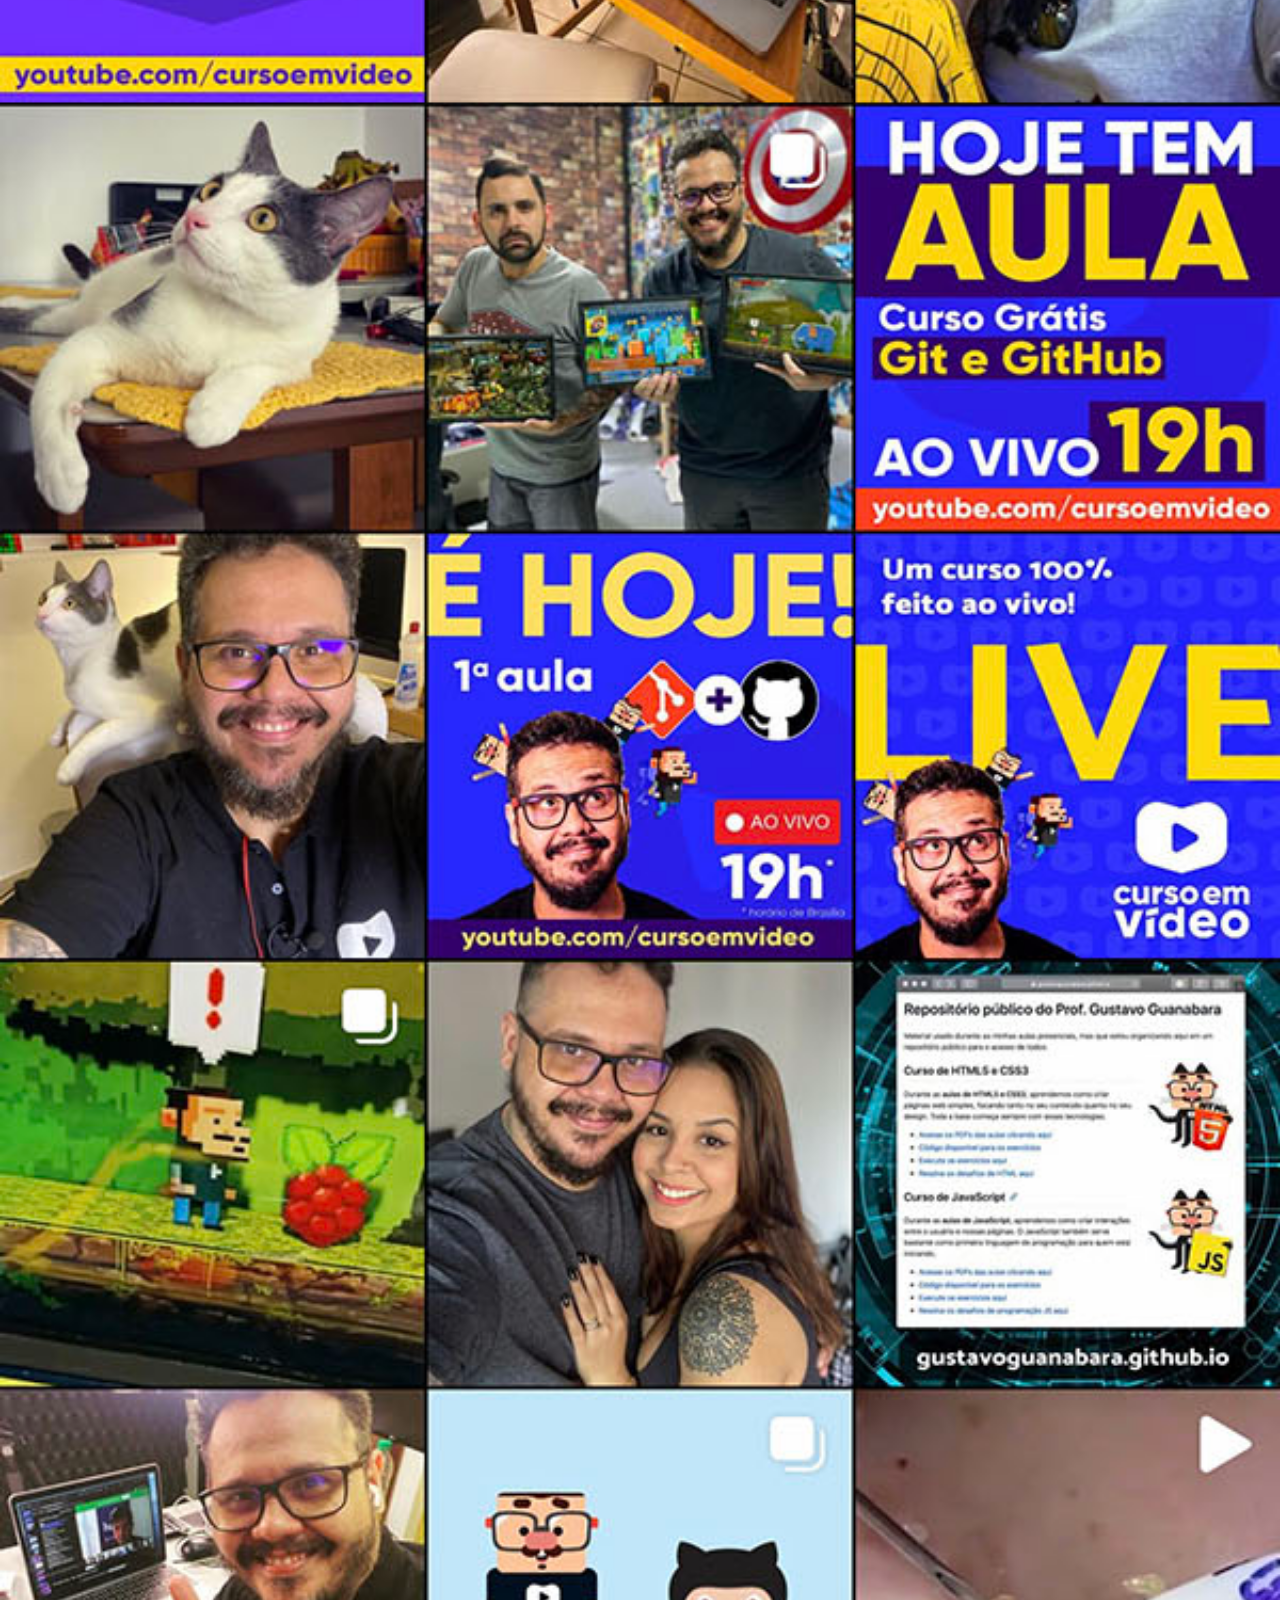
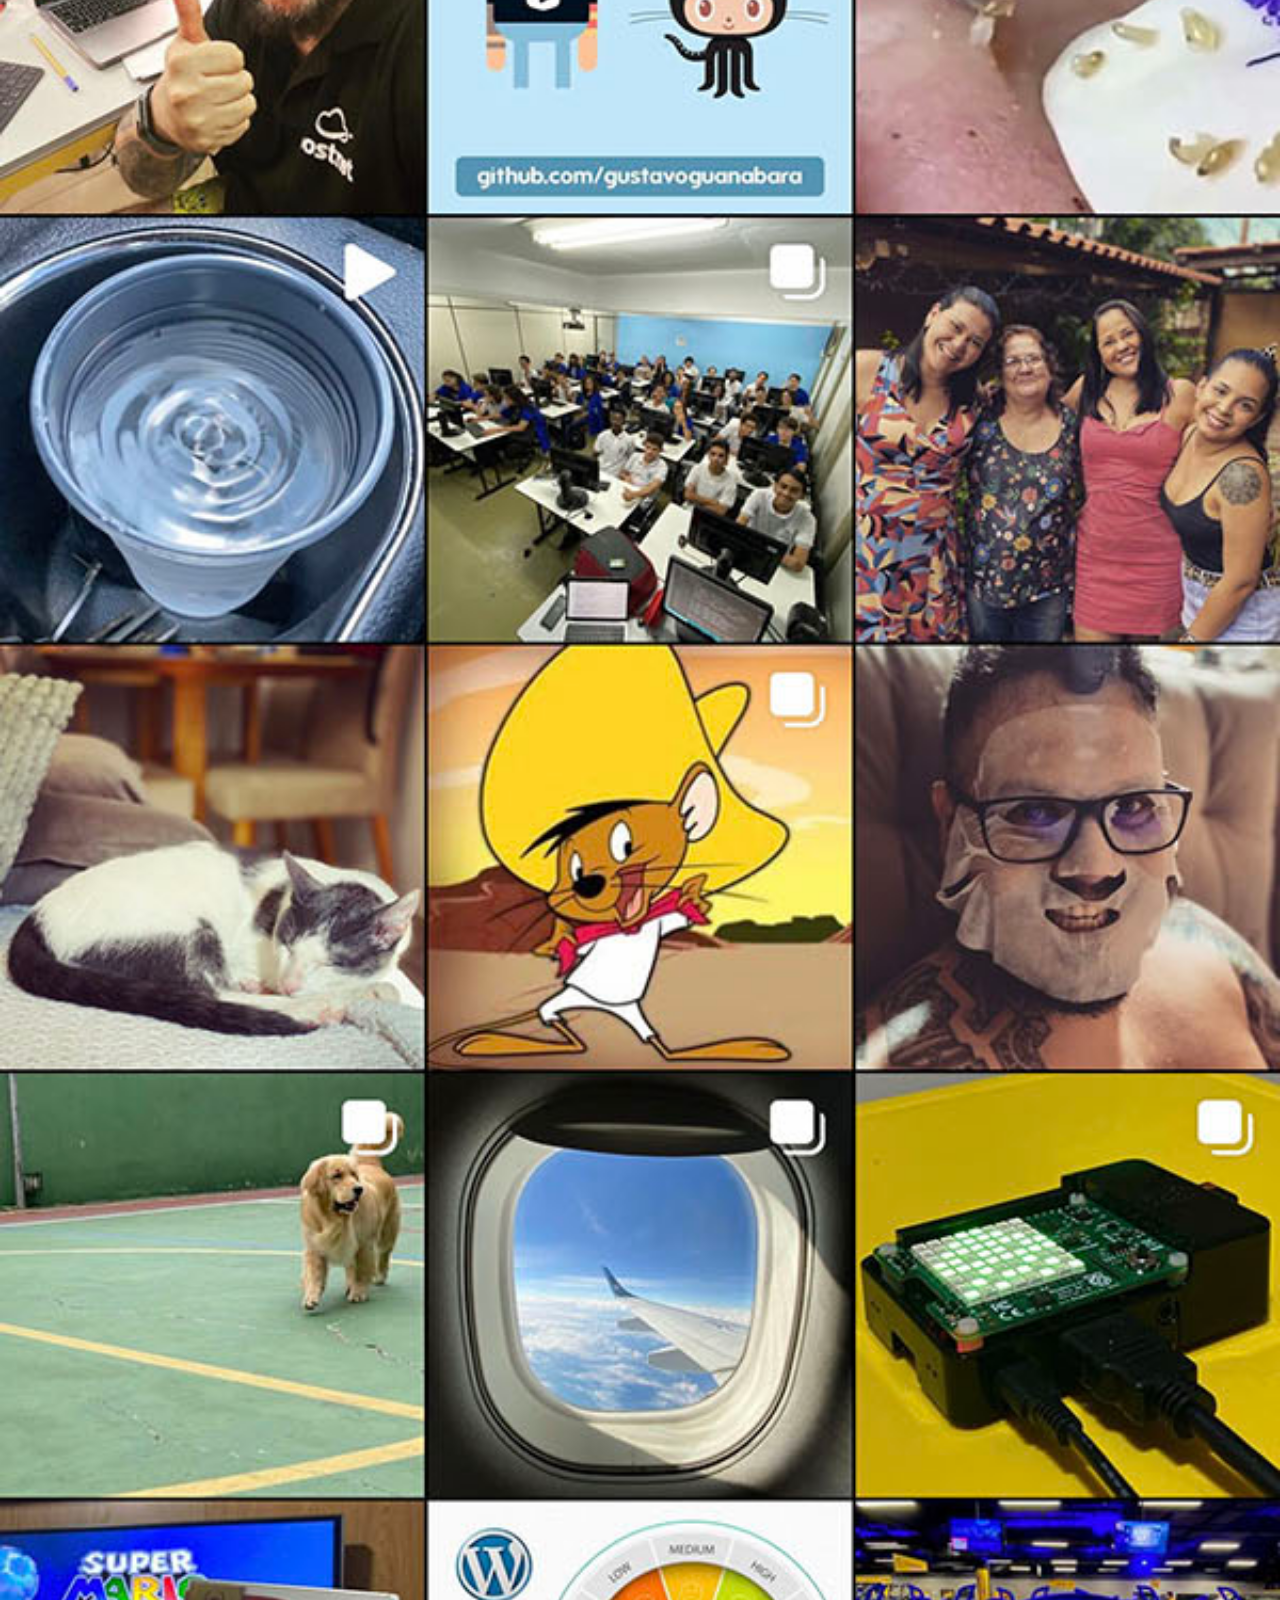
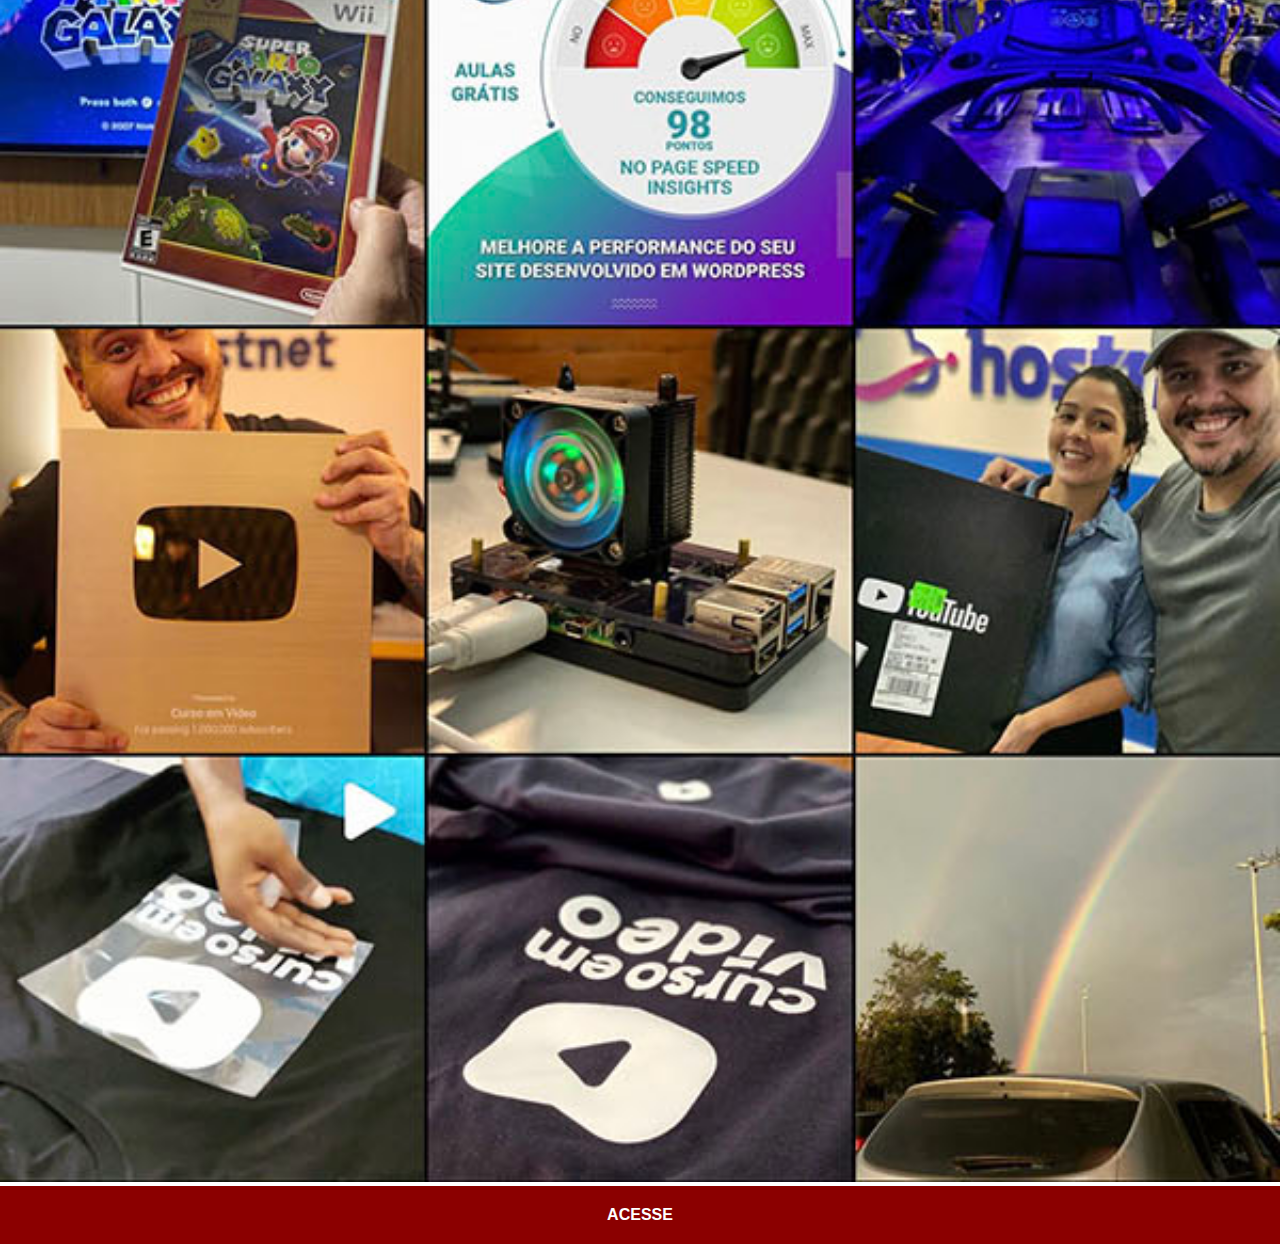
<file: instagram.html>
<!DOCTYPE html>
<html lang="pt-br">
<head>
    <meta charset="UTF-8">
    <meta http-equiv="X-UA-Compatible" content="IE=edge">
    <meta name="viewport" content="width=device-width, initial-scale=1.0">
    <title>Instagram</title>
    <link rel="stylesheet" href="estilos/social.css">
</head>
<body>
    <img src="imagens/tela-instagram.jpg" alt="Twitter">
    <a href="https://www.instagram.com/gustavoguanabara/" target="_blank">ACESSE</a>
</body>
</html>
</file>
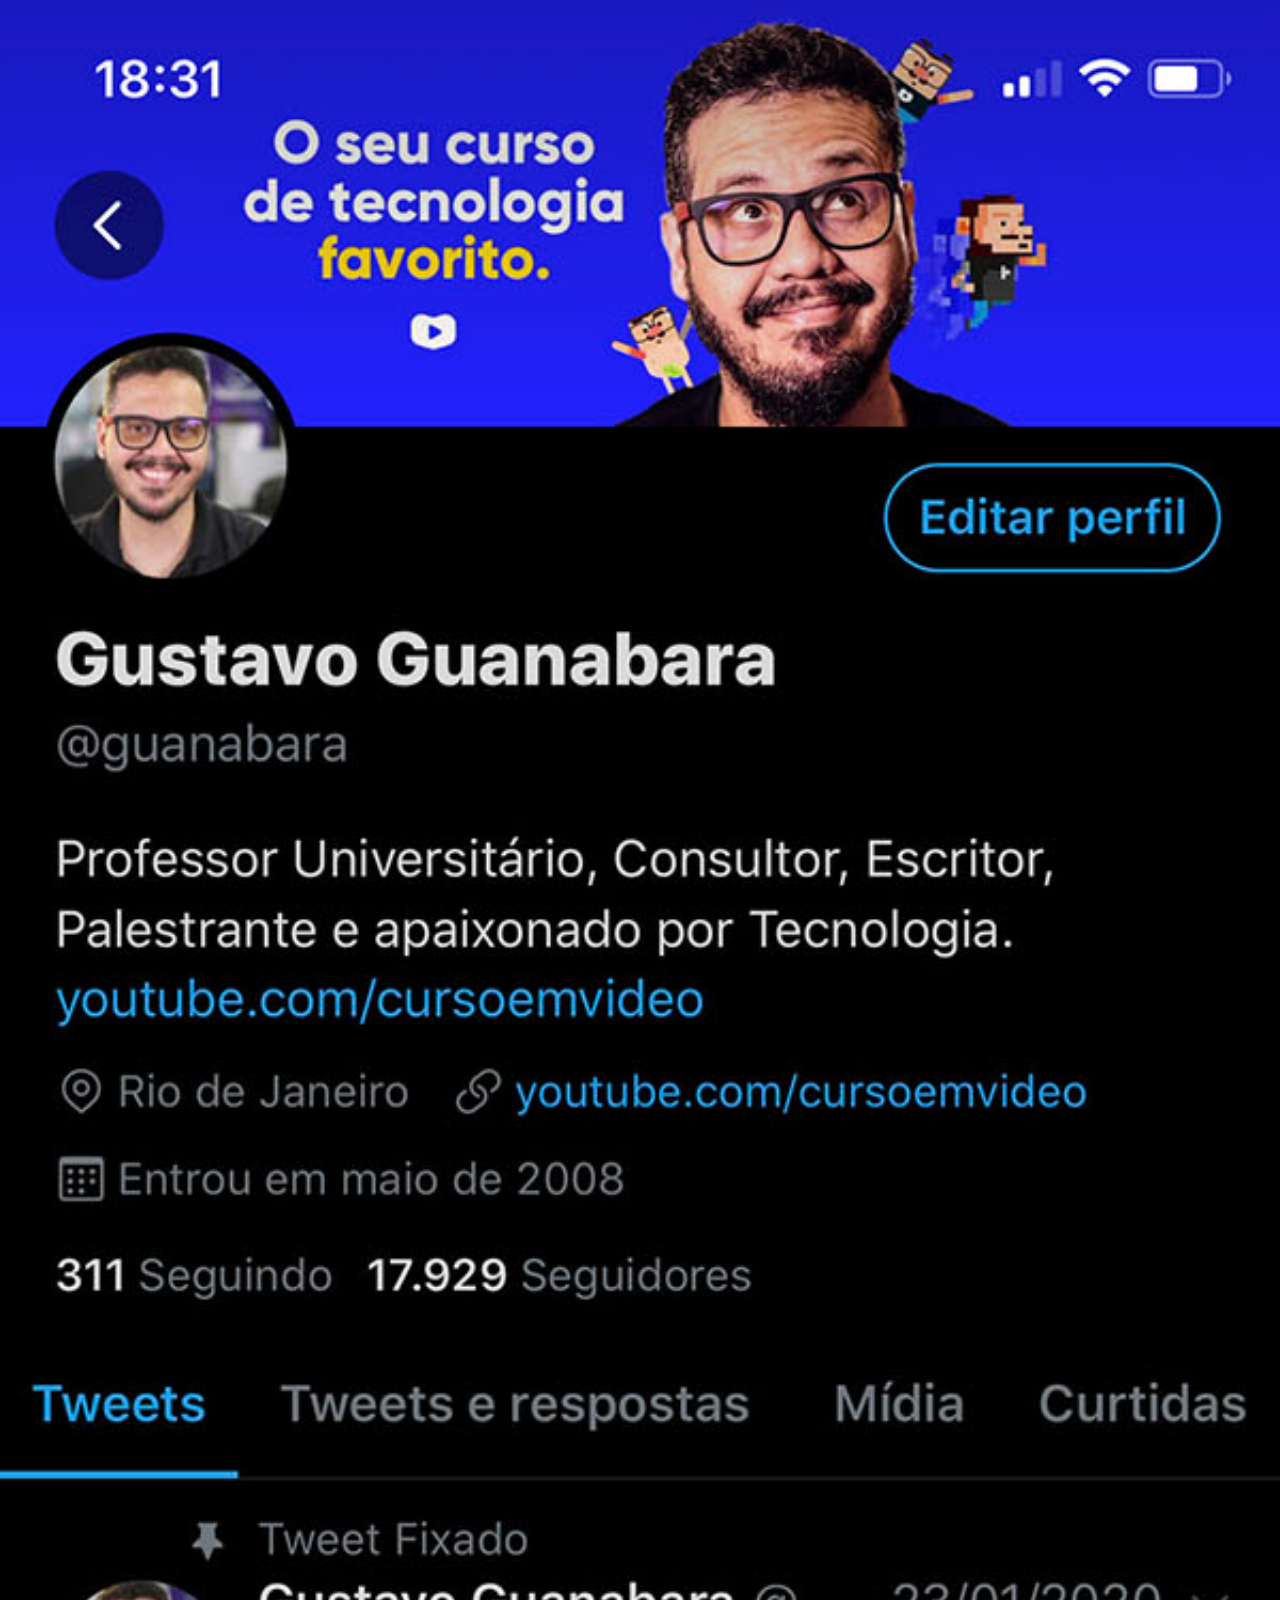
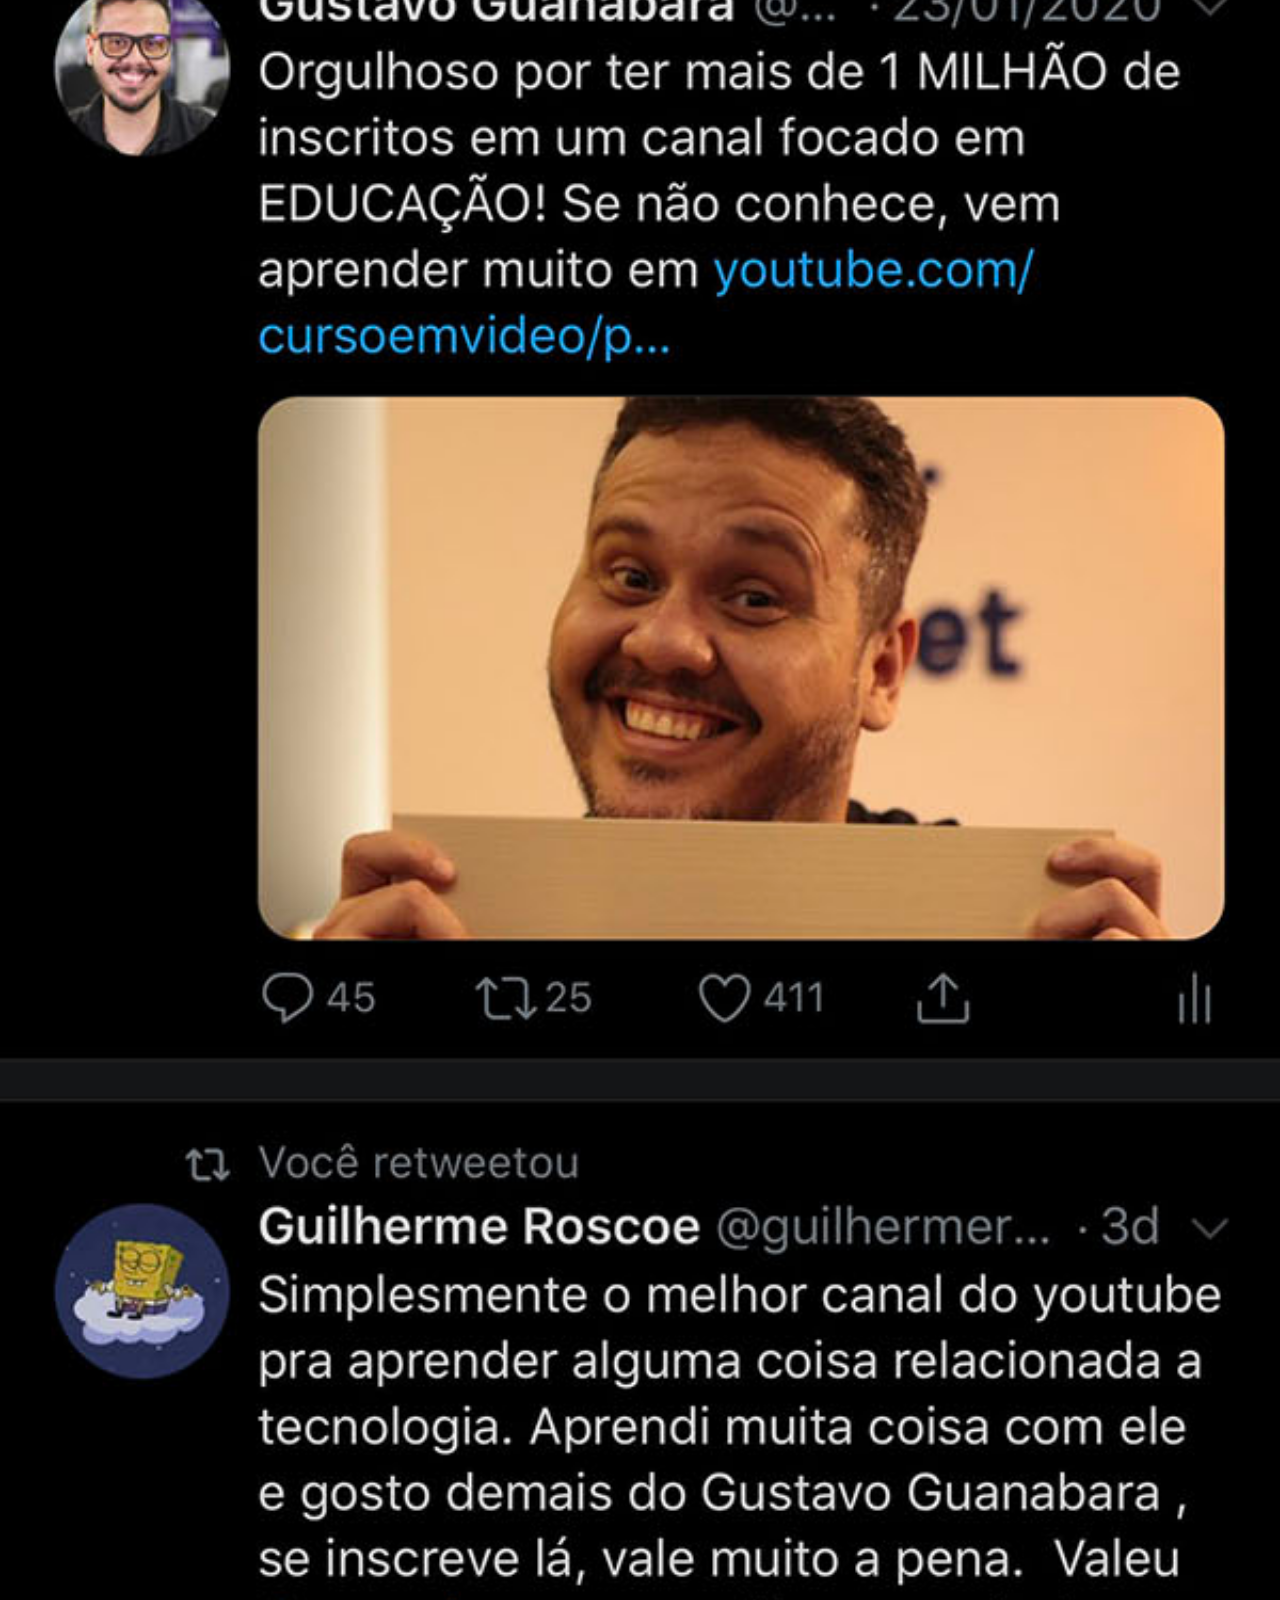
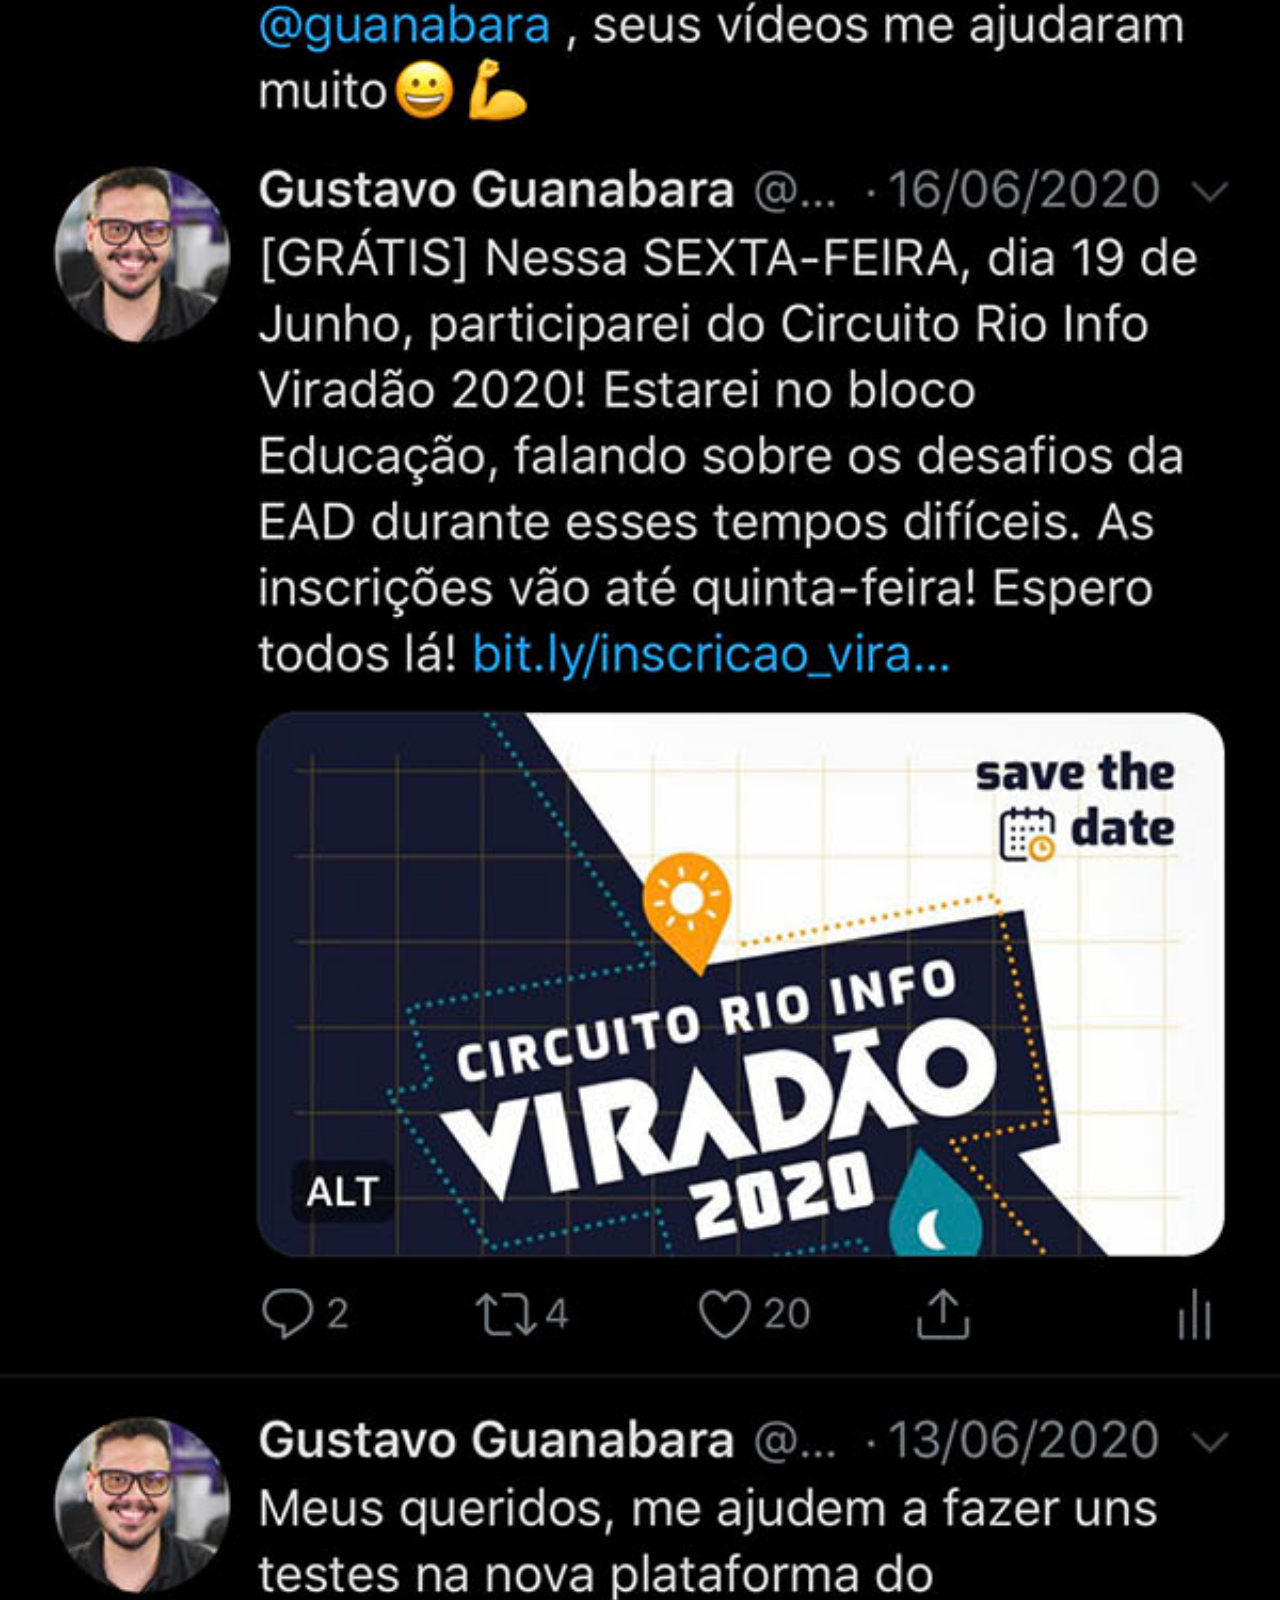
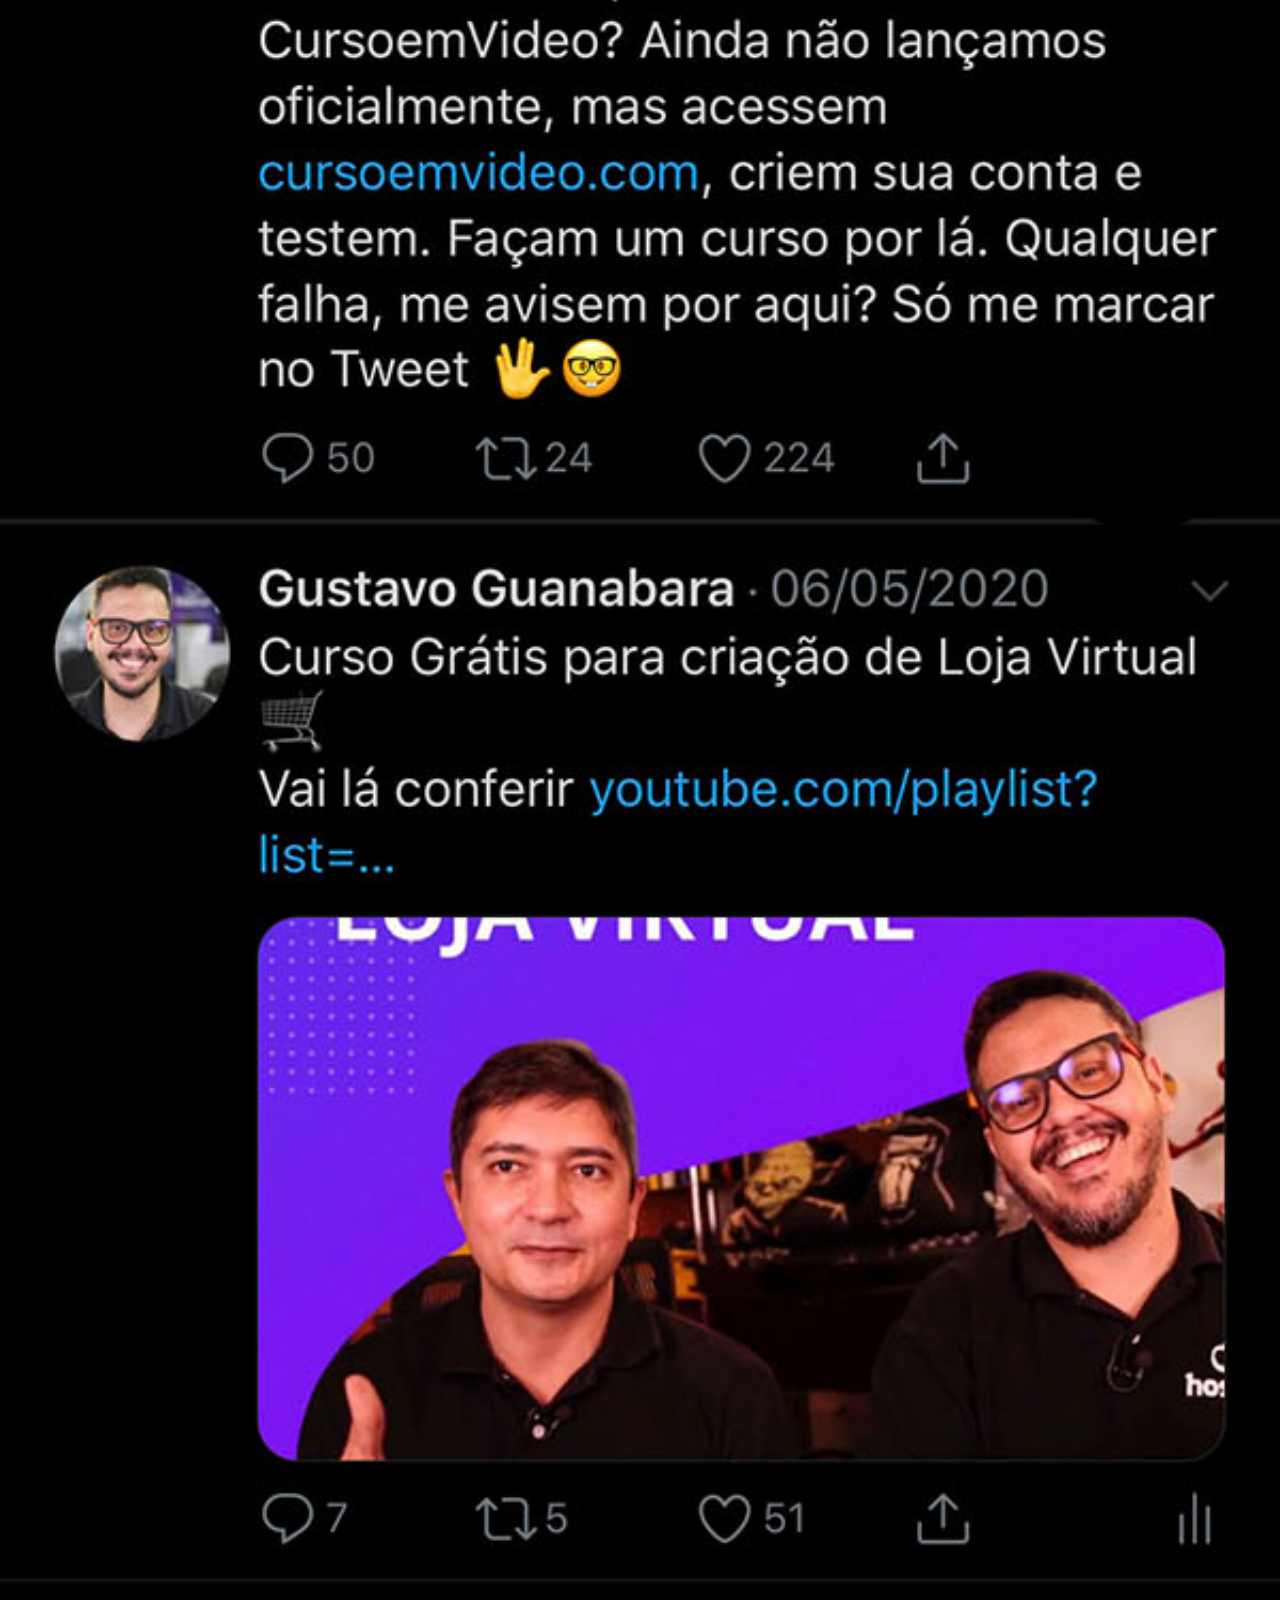
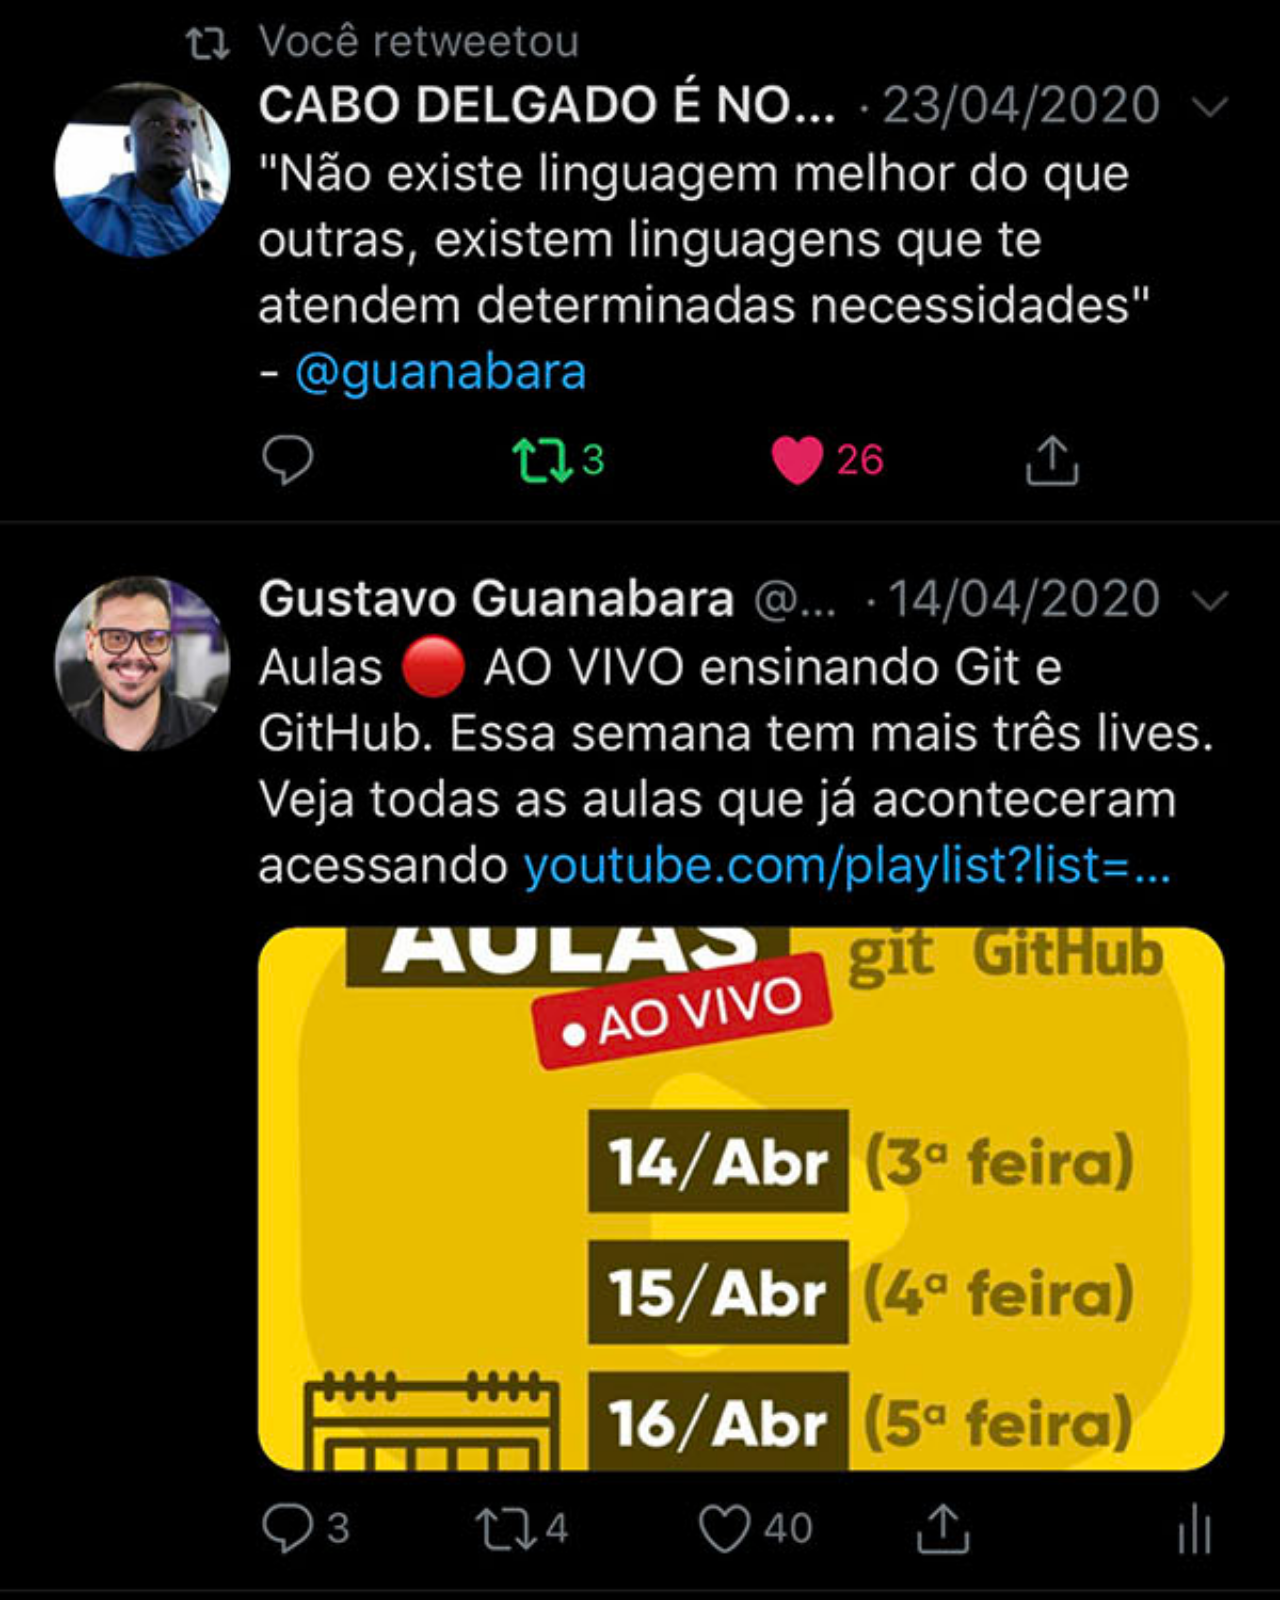
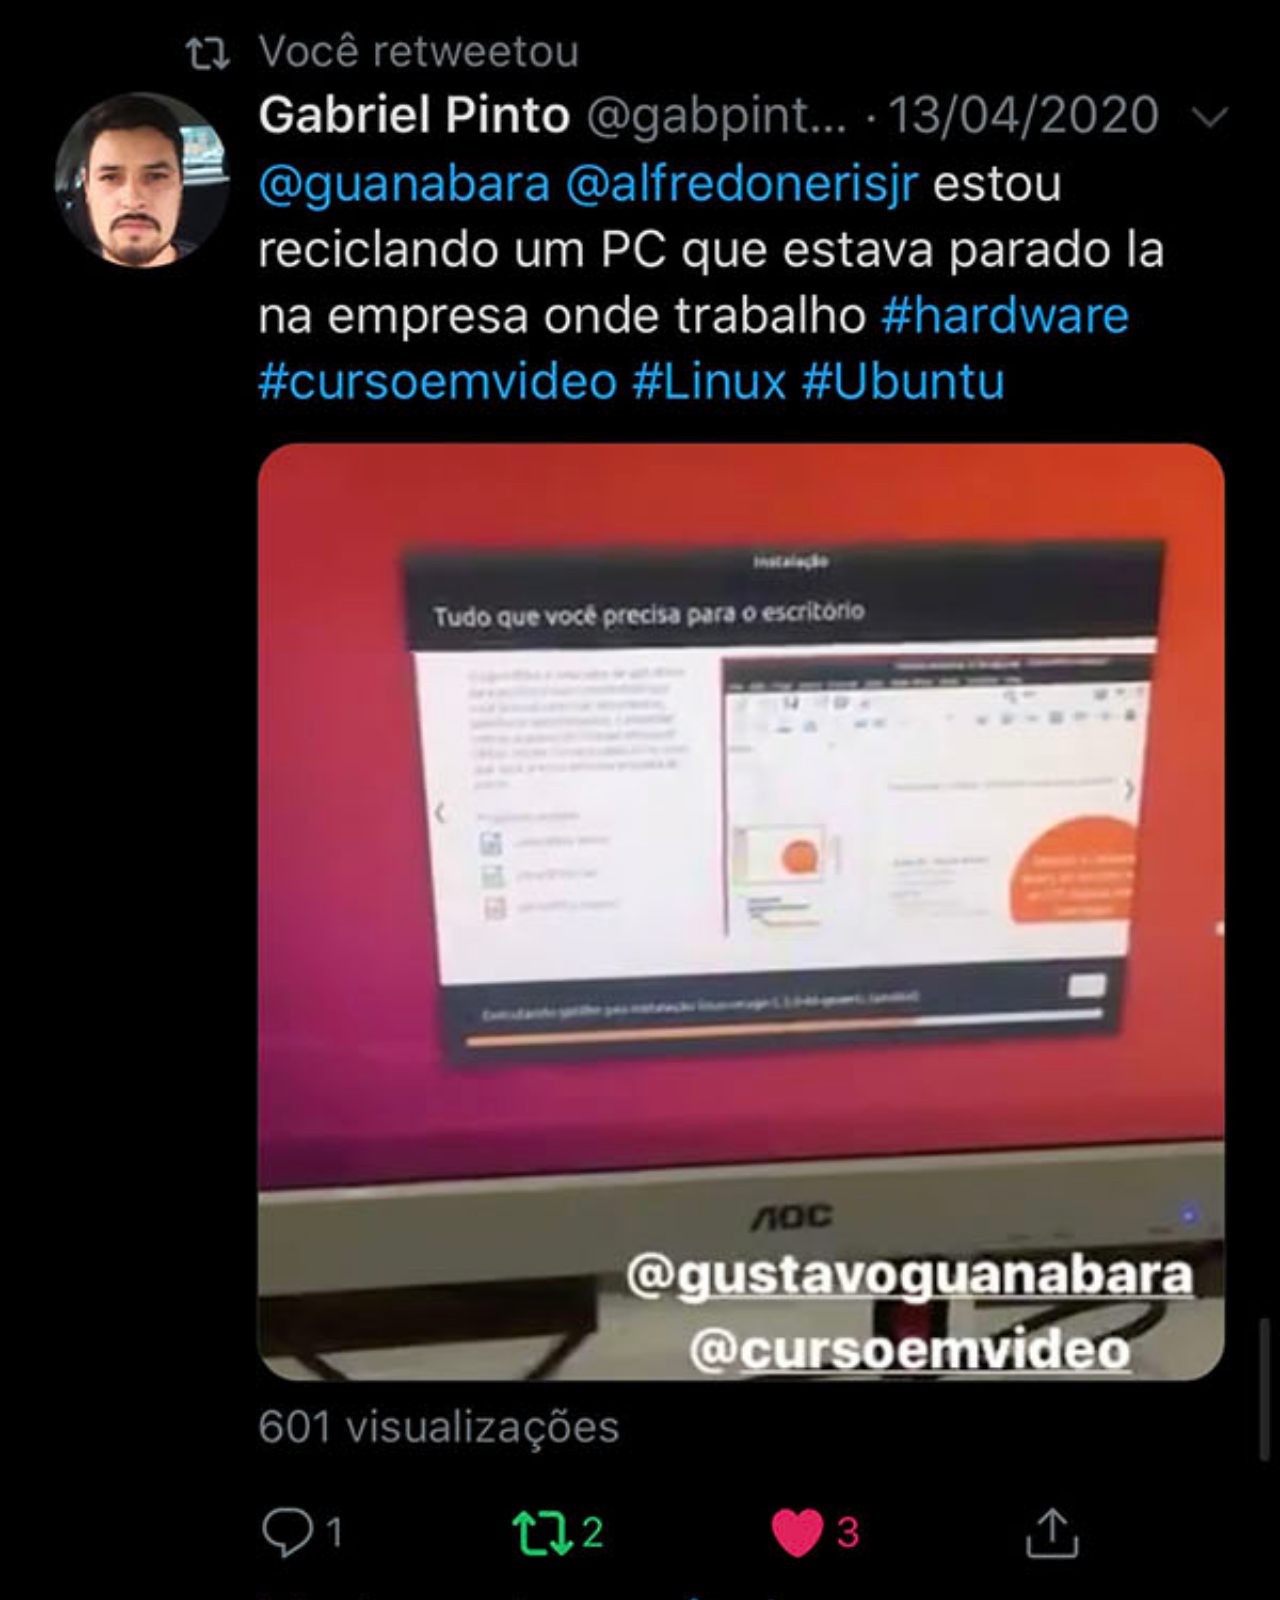
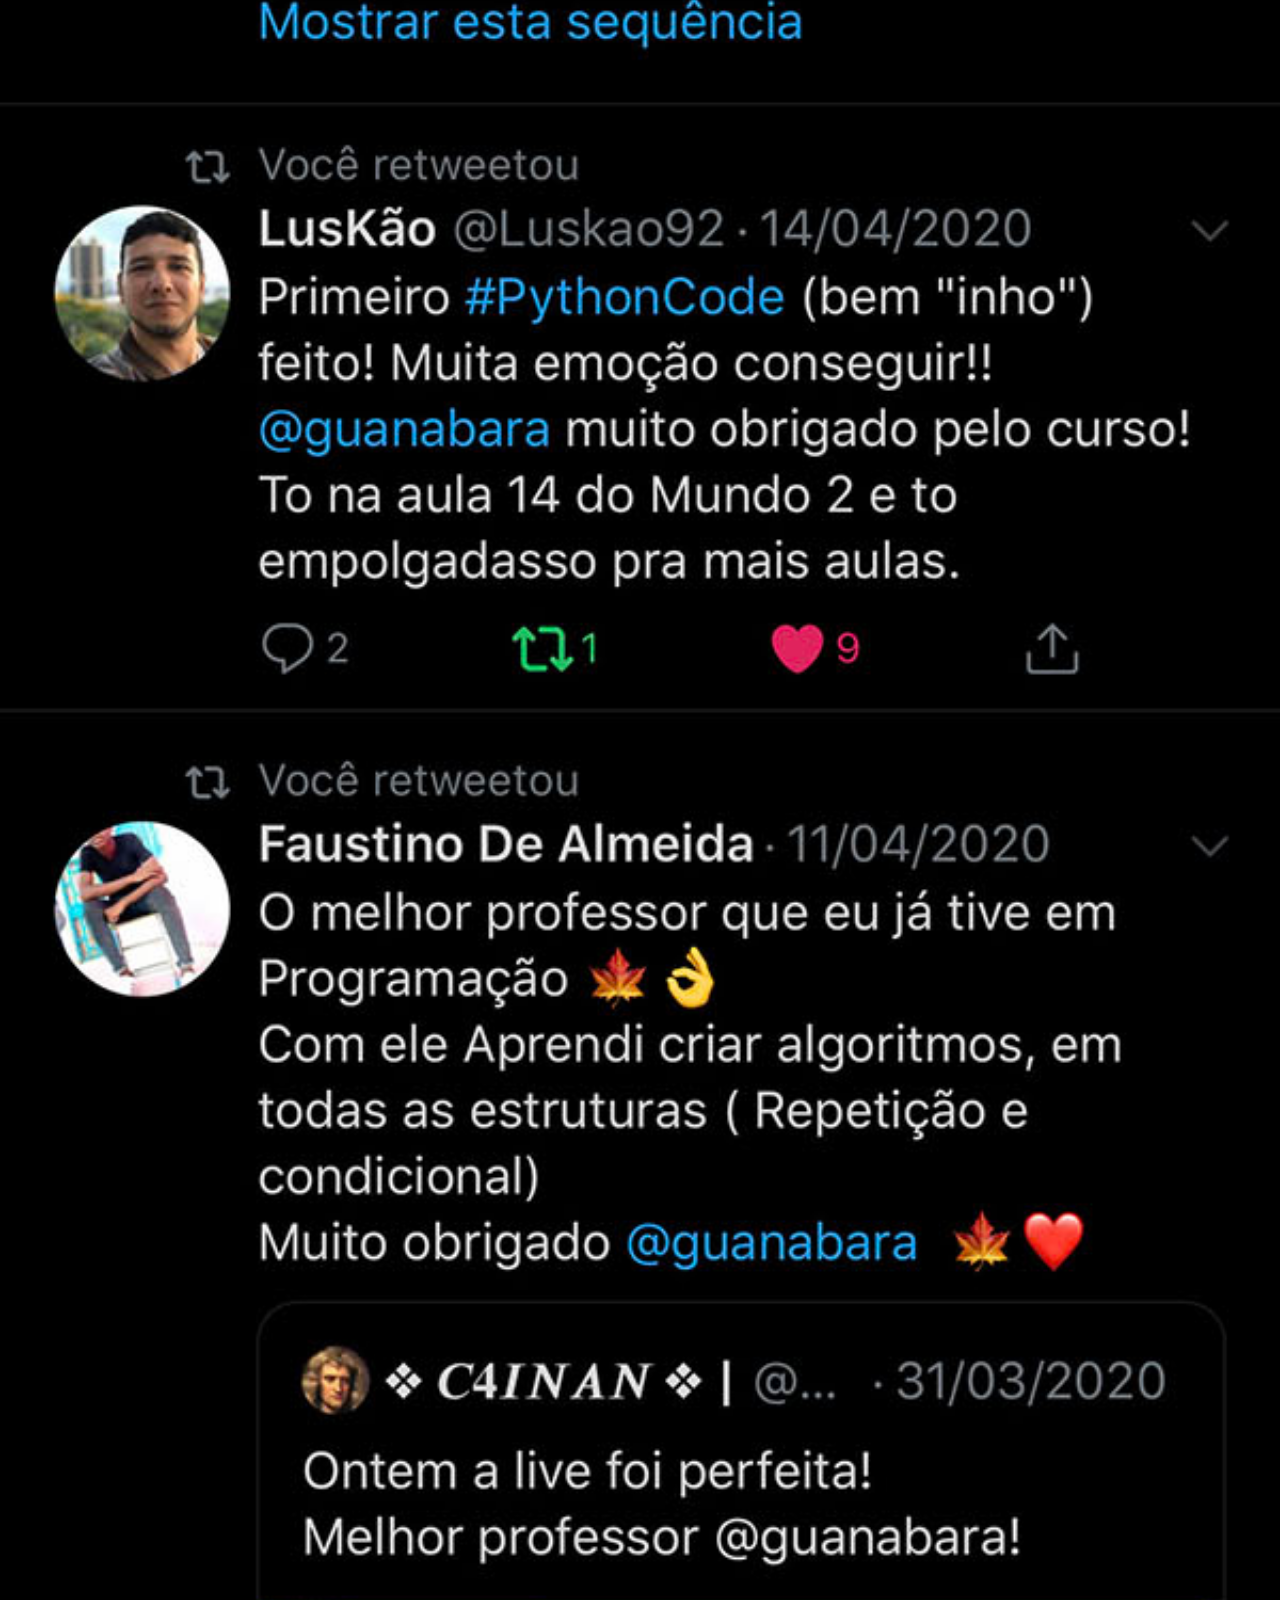
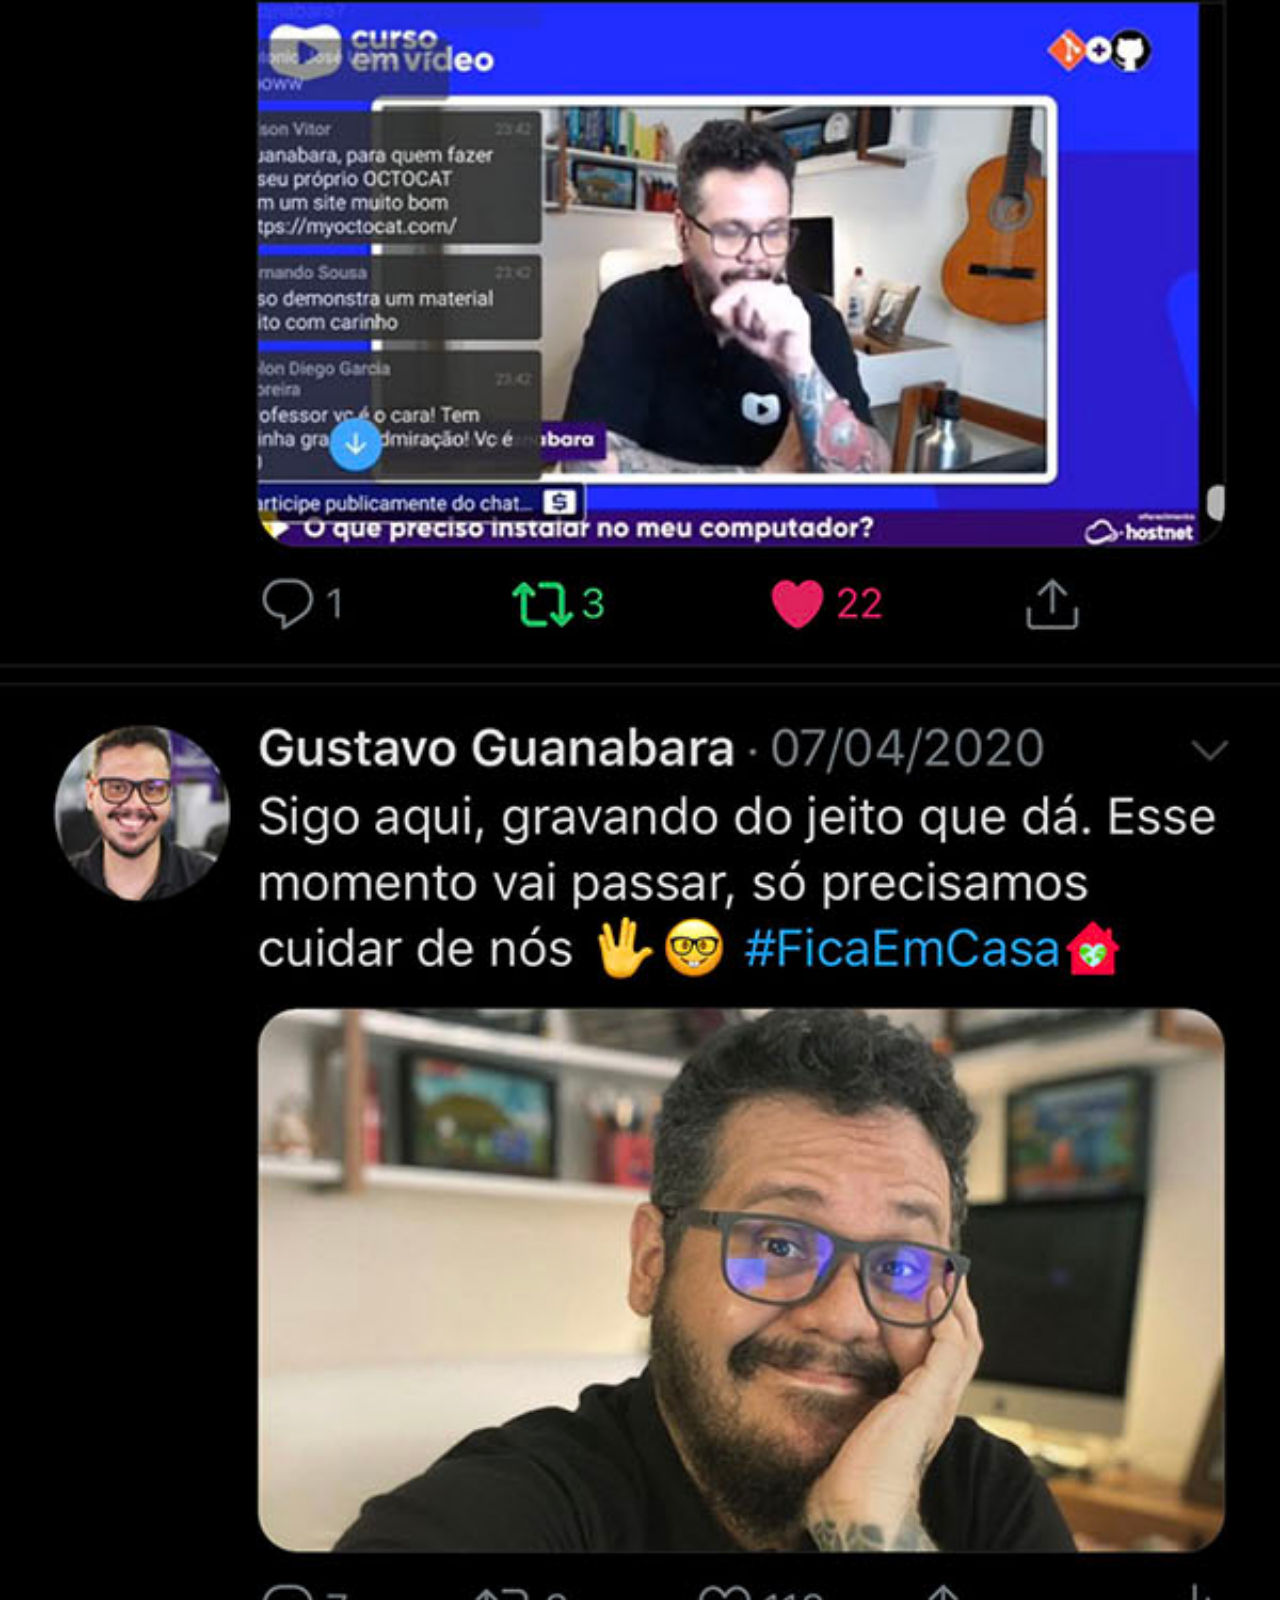
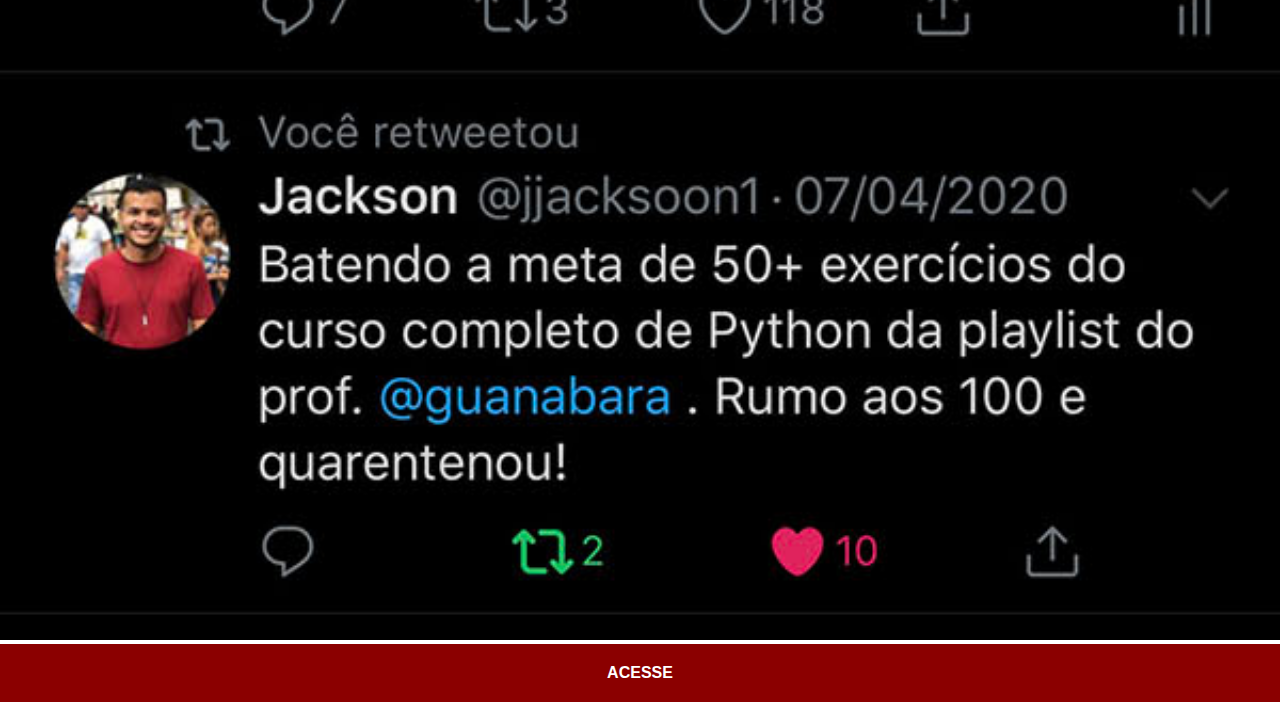
<file: twitter.html>
<!DOCTYPE html>
<html lang="pt-br">
<head>
    <meta charset="UTF-8">
    <meta http-equiv="X-UA-Compatible" content="IE=edge">
    <meta name="viewport" content="width=device-width, initial-scale=1.0">
    <title>Twitter</title>
    <link rel="stylesheet" href="estilos/social.css">
</head>
<body>
    <img src="imagens/tela-twitter.jpg" alt="Twitter">
    <a href="https://twitter.com/cursosemvideo" target="_blank">ACESSE</a>
</body>
</html>
</file>
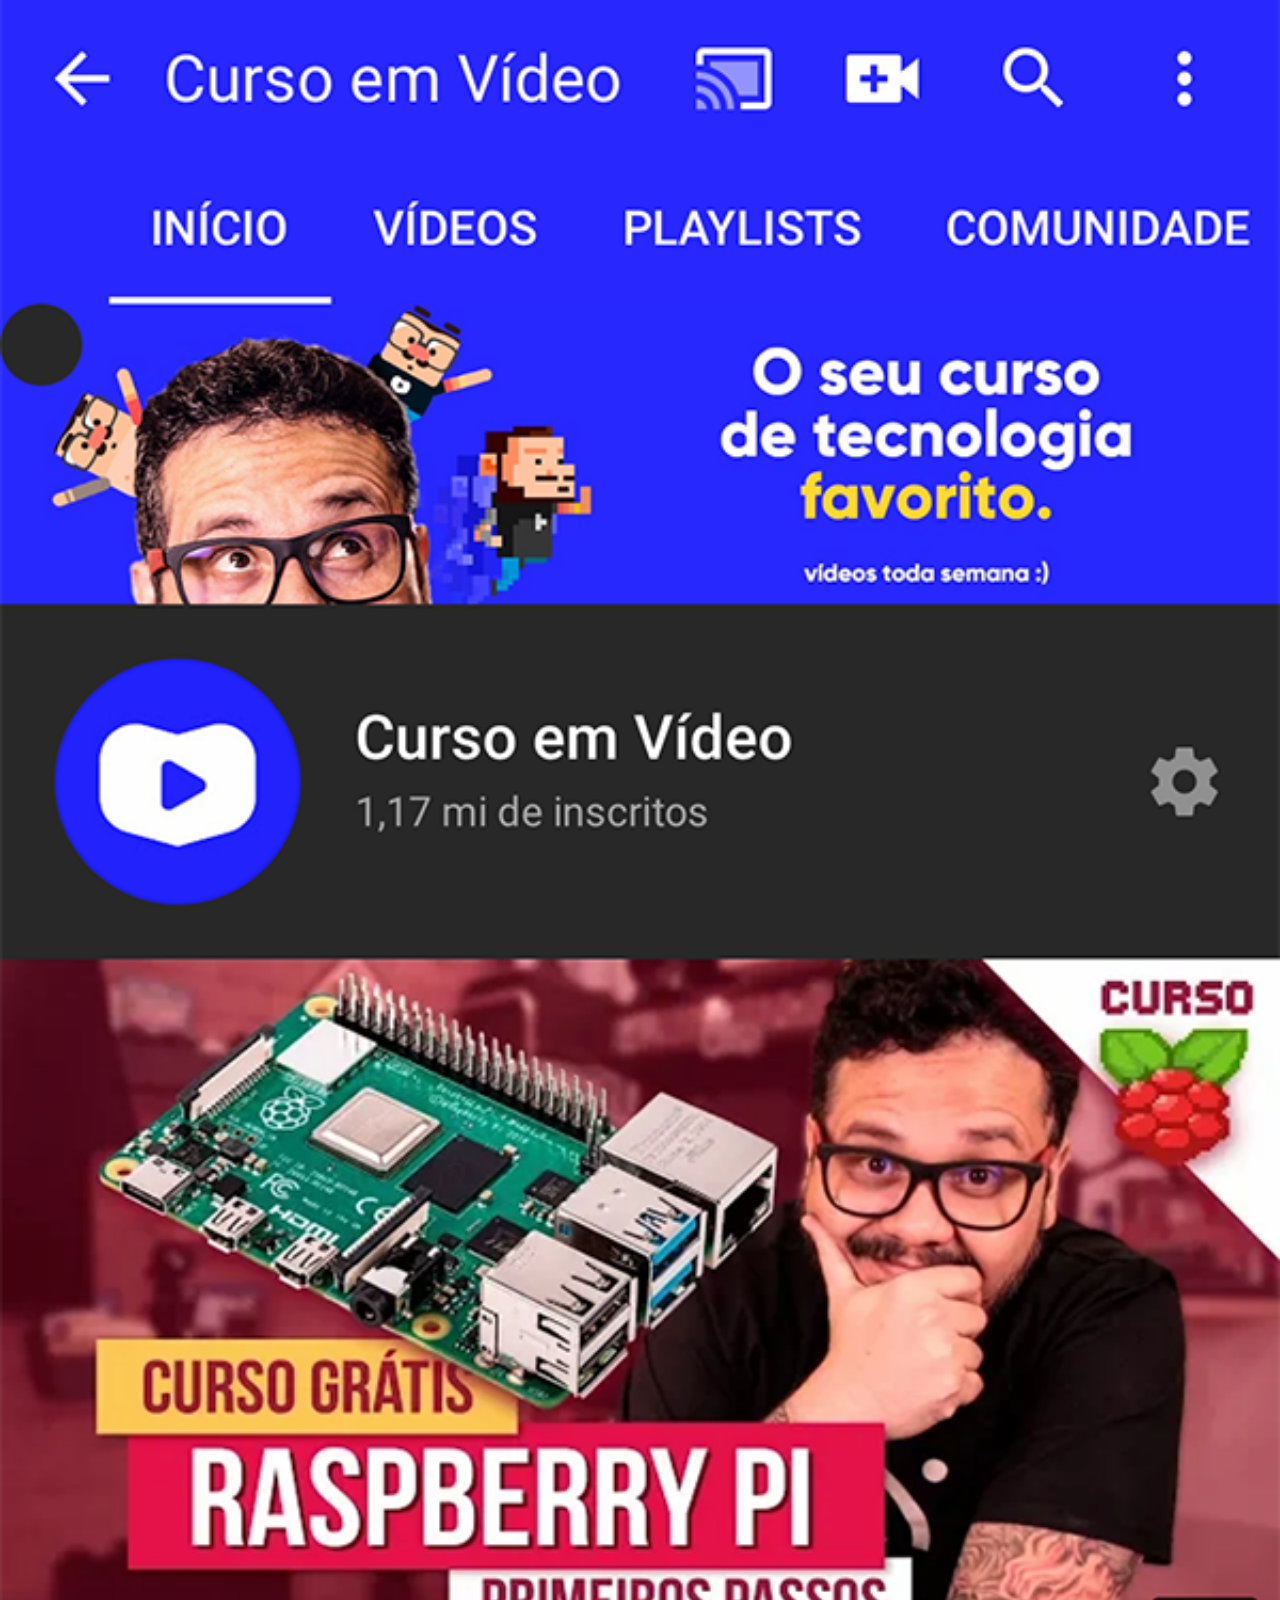
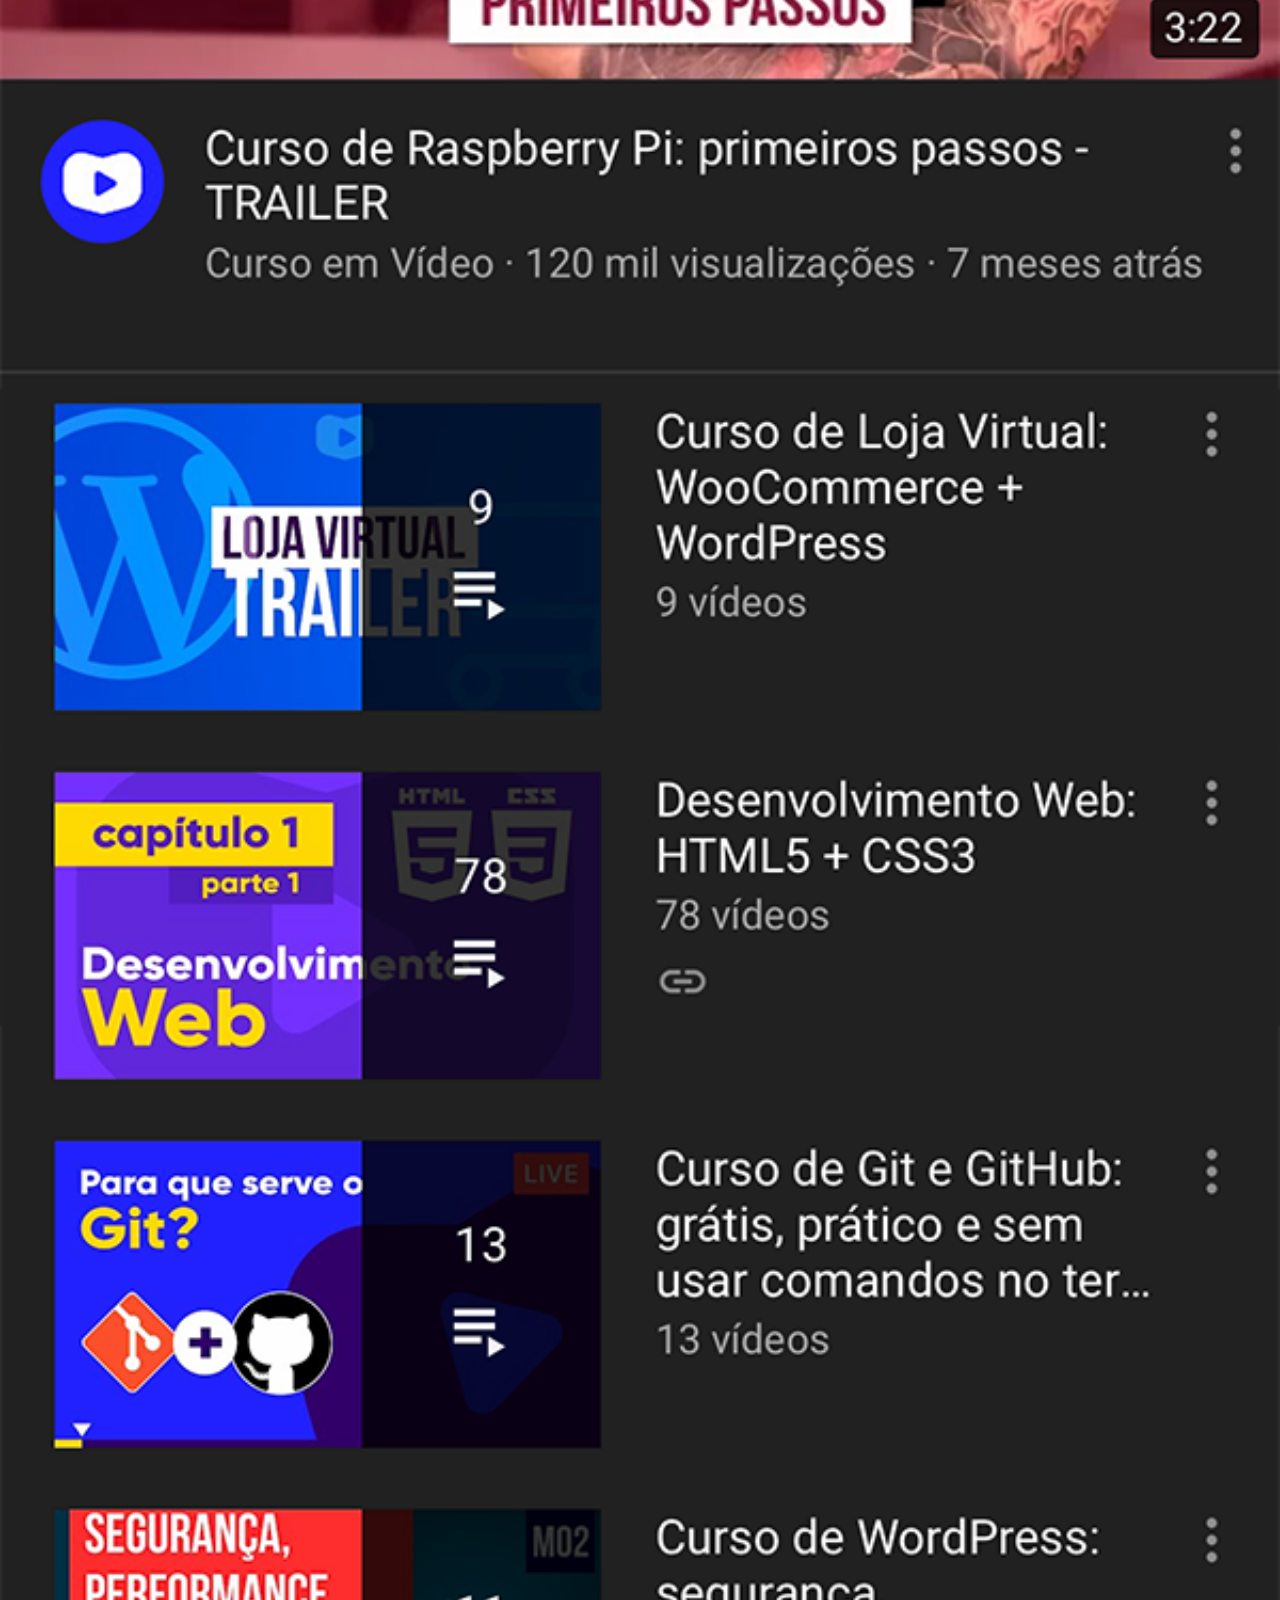
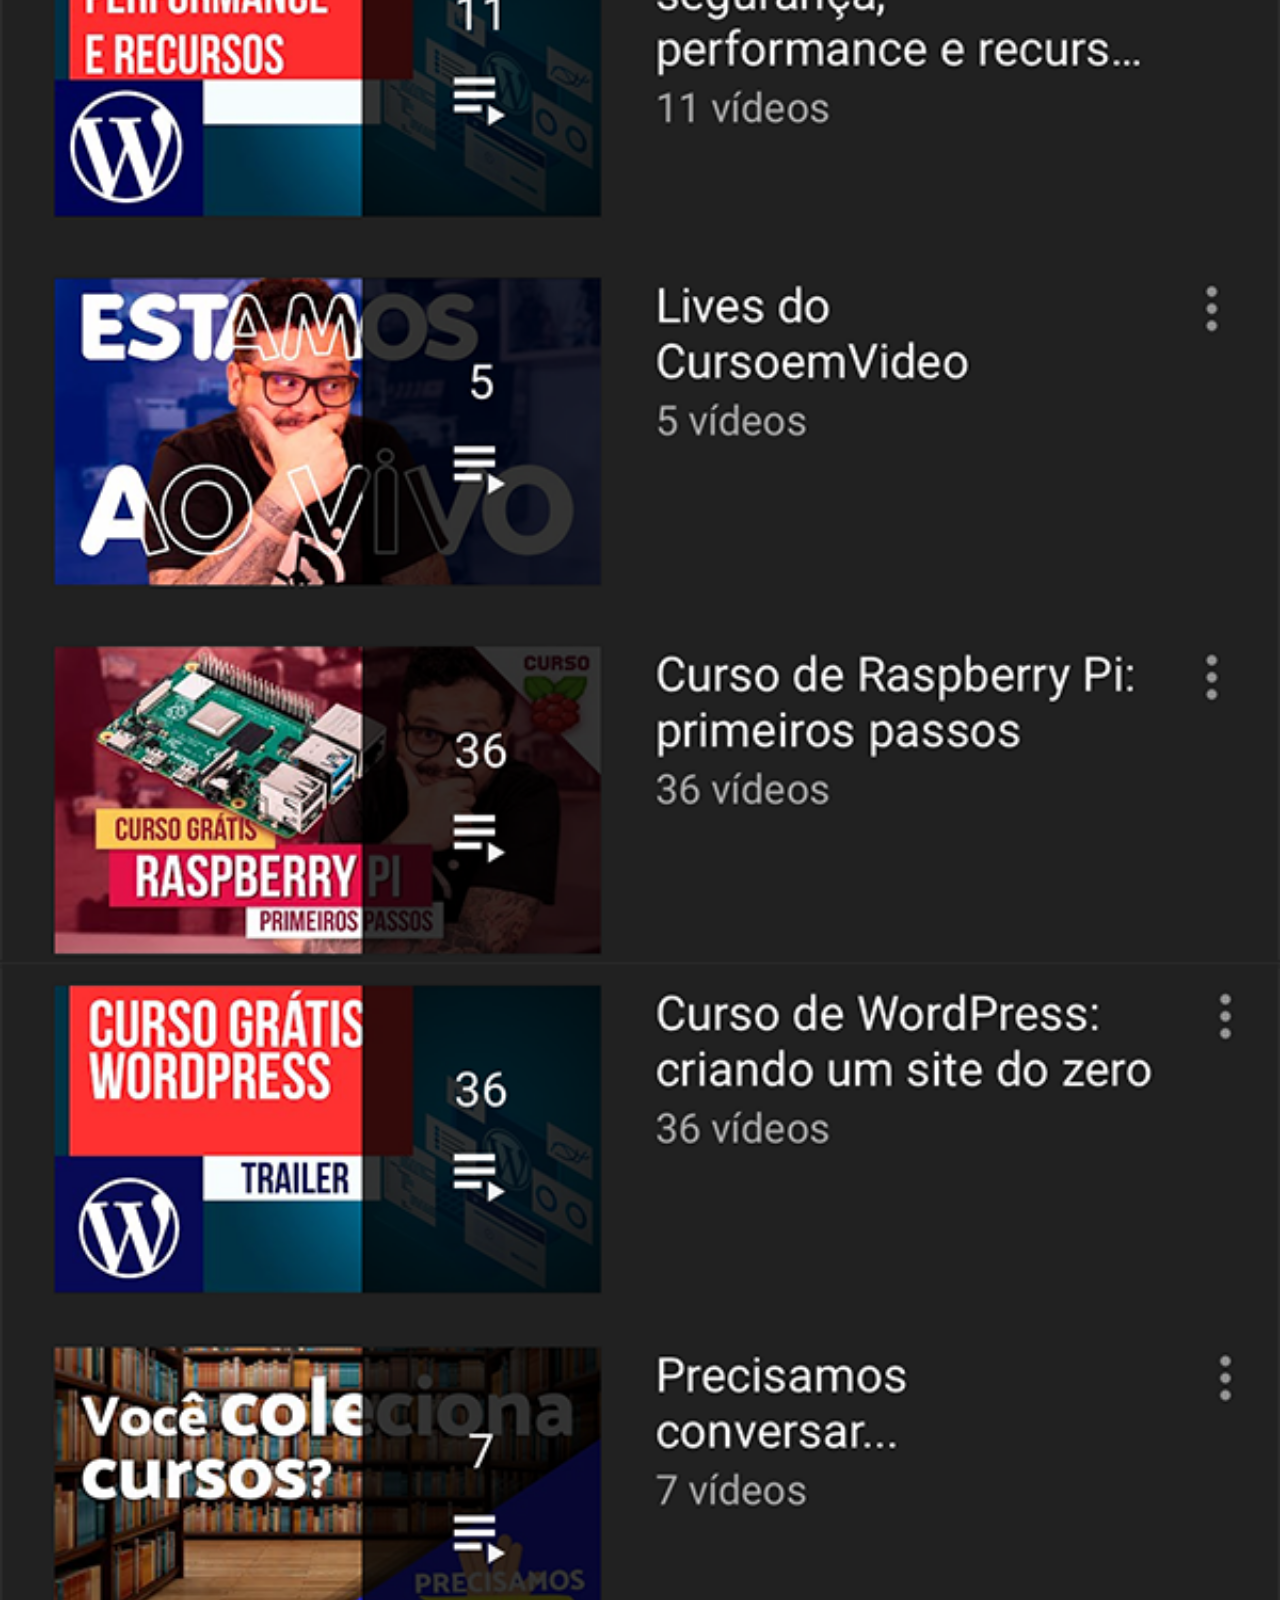
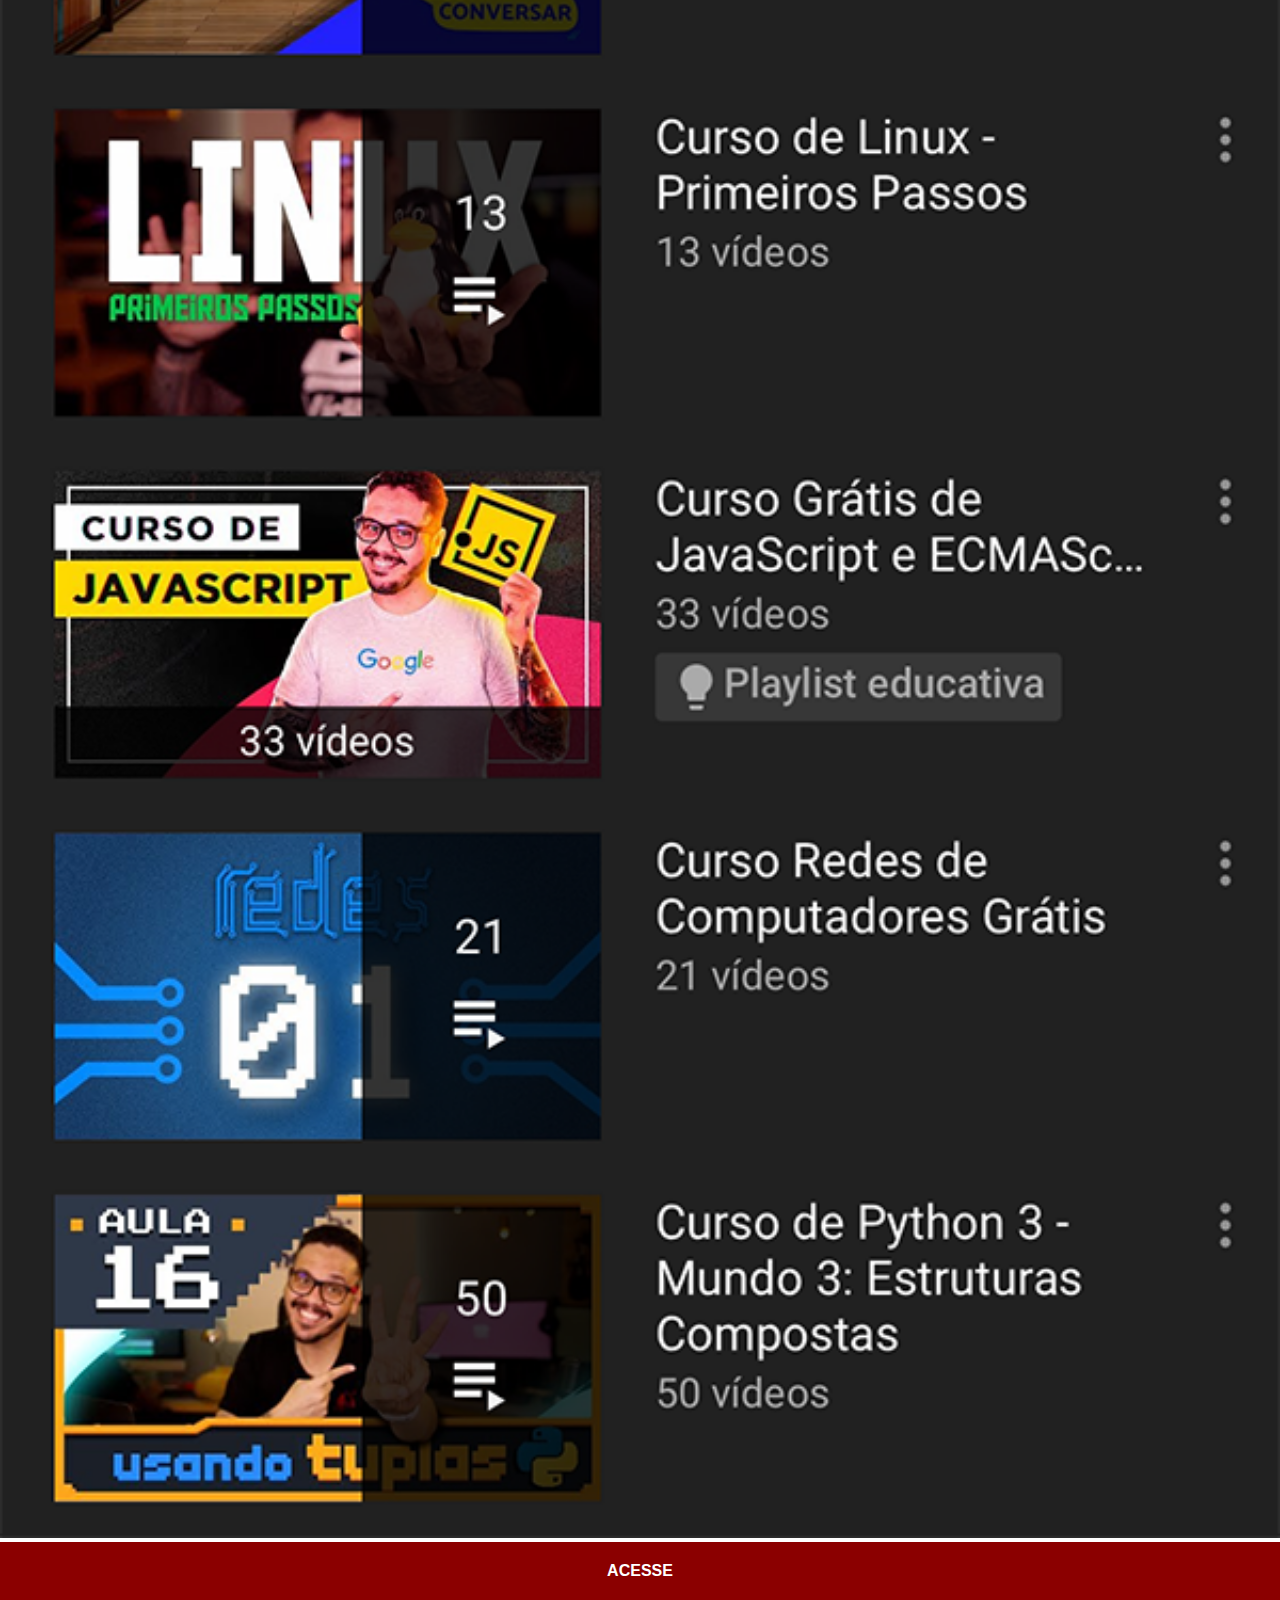
<file: youtube.html>
<!DOCTYPE html>
<html lang="pt-br">
<head>
    <meta charset="UTF-8">
    <meta http-equiv="X-UA-Compatible" content="IE=edge">
    <meta name="viewport" content="width=device-width, initial-scale=1.0">
    <title>Youtube</title>
    <link rel="stylesheet" href="estilos/social.css">
</head>
<body>
    <img src="imagens/tela-youtube.png" alt="Youtube">
    <a href="https://www.youtube.com/@CursoemVideo" target="_blank">ACESSE</a>
</body>
</html>
</file>
<file: estilos/style.css>
@charset "UTF-8";

*{
    margin: 0;
    padding: 0;
    font-family: Arial, Helvetica, sans-serif;
}

html, body{
    height: 100vh;
    width: 100vw;
    background-color: black;
}

body{
    background: url(../imagens/fundo-madeira.jpg);
    background-repeat: no-repeat;
    background-position: top center;
    background-size: cover;
    background-attachment: fixed;
}

main{
    height: 100vh;
    position: relative;
}

section#telefone{
    position: absolute;
    top: 50%;
    left: 50%;
    transform: translate(-50%, -50%);

    height: 627px;
    width: 311px;
    background: url(../imagens/frame-iphone.png);
    background-repeat: no-repeat;
}

iframe#tela{
    position: relative;
    top: 80px;
    left: 22px;
    width: 267px;
    height: 470px;
    background-size: cover;
}

section#social{
    text-align: right;
}

img{
    width: 50px;
    height: 50px;
    border-radius: 50%;
    margin: 10px;
    box-shadow: 2px 2px 5px rgba(0, 0, 0, 0.5);
    box-sizing: border-box;
}

img:hover{
    border: 2px solid white;
    transform: translate(-3px, -3px);
    box-shadow: 5px 5px 10px rgba(0, 0, 0, 0.5);
    transition: transform 0.3s;
}
</file>
<file: estilos/social.css>
@charset "UTF-8";

*{
    margin: 0;
    padding: 0;
    font-family: Arial, Helvetica, sans-serif;
}

::-webkit-scrollbar{
    width: 0px;
    height: 0px;
}

img{
    width: 100vw;
}

a{
    display: block;
    background-color: darkred;
    color: white;
    padding: 20px;
    text-align: center;
    font-weight: bold;
    text-decoration: none;
}

a:hover{
    background-color: red;
}
</file>
